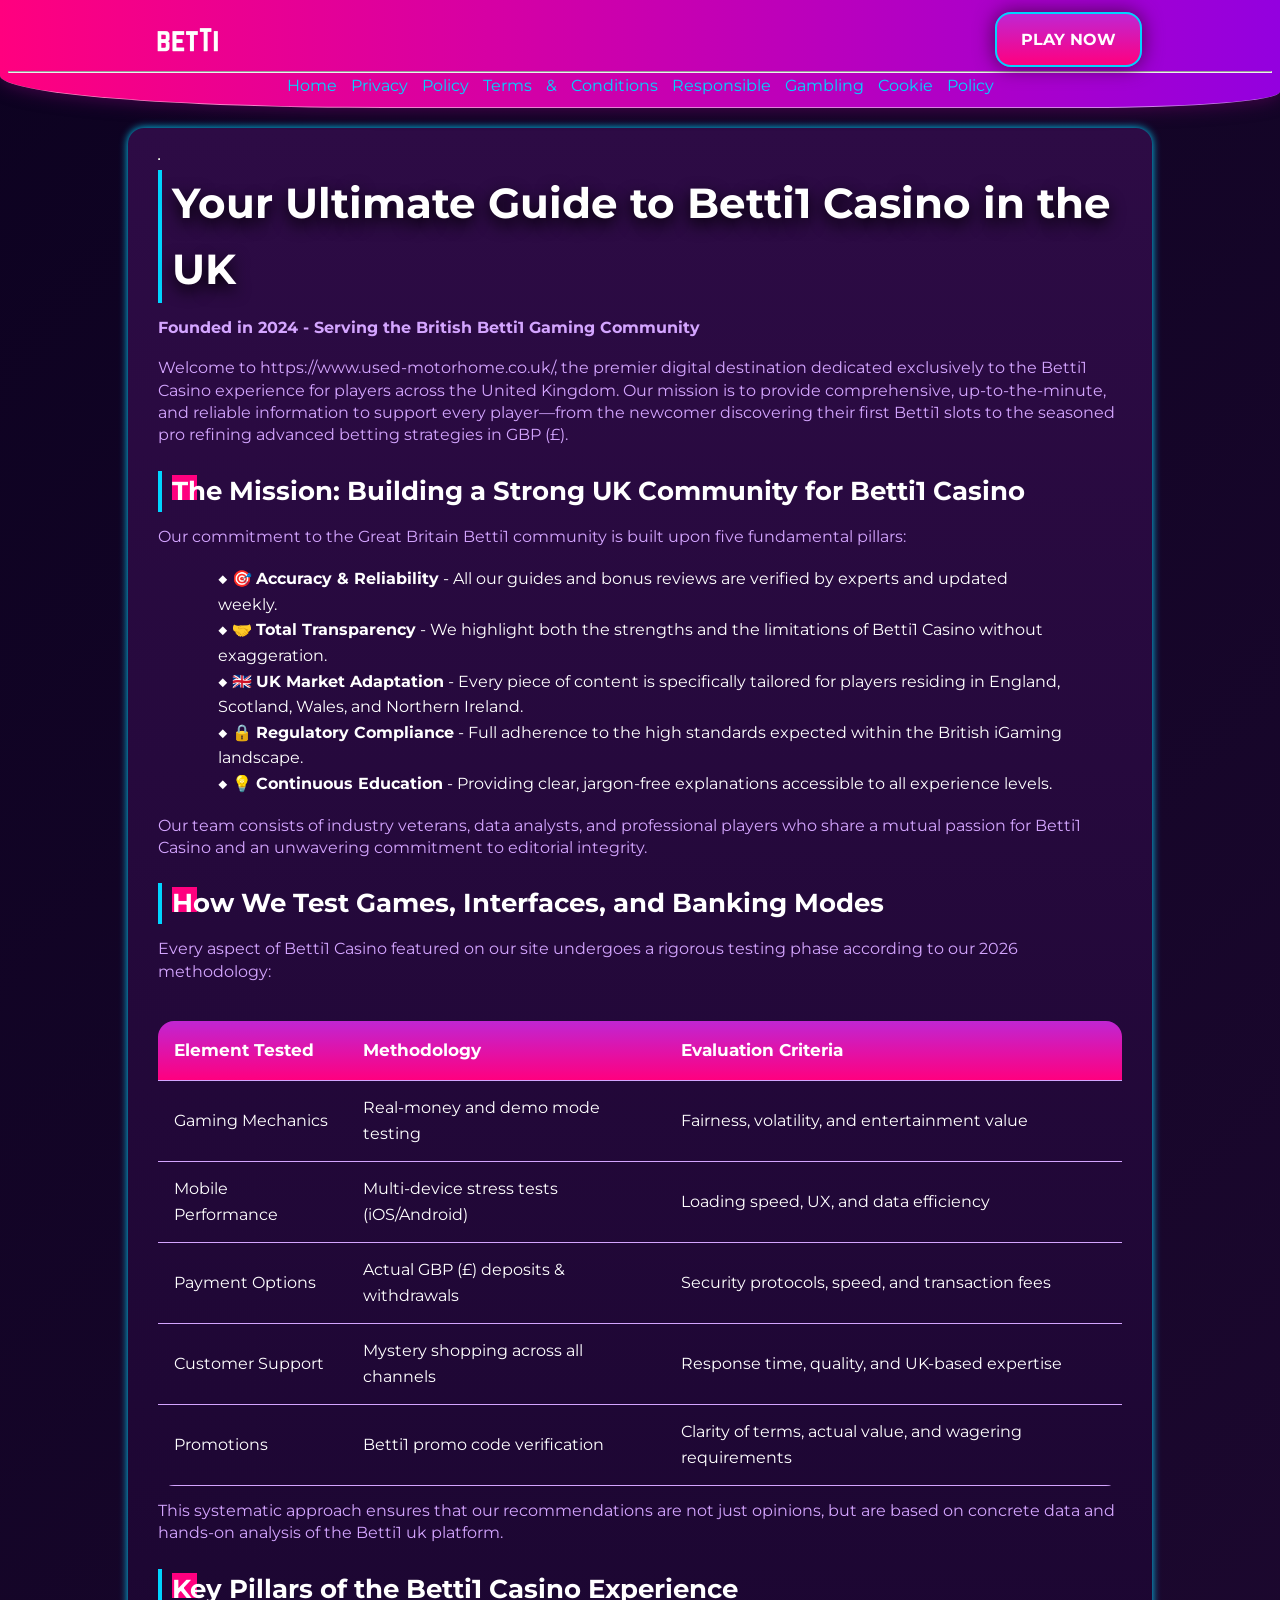
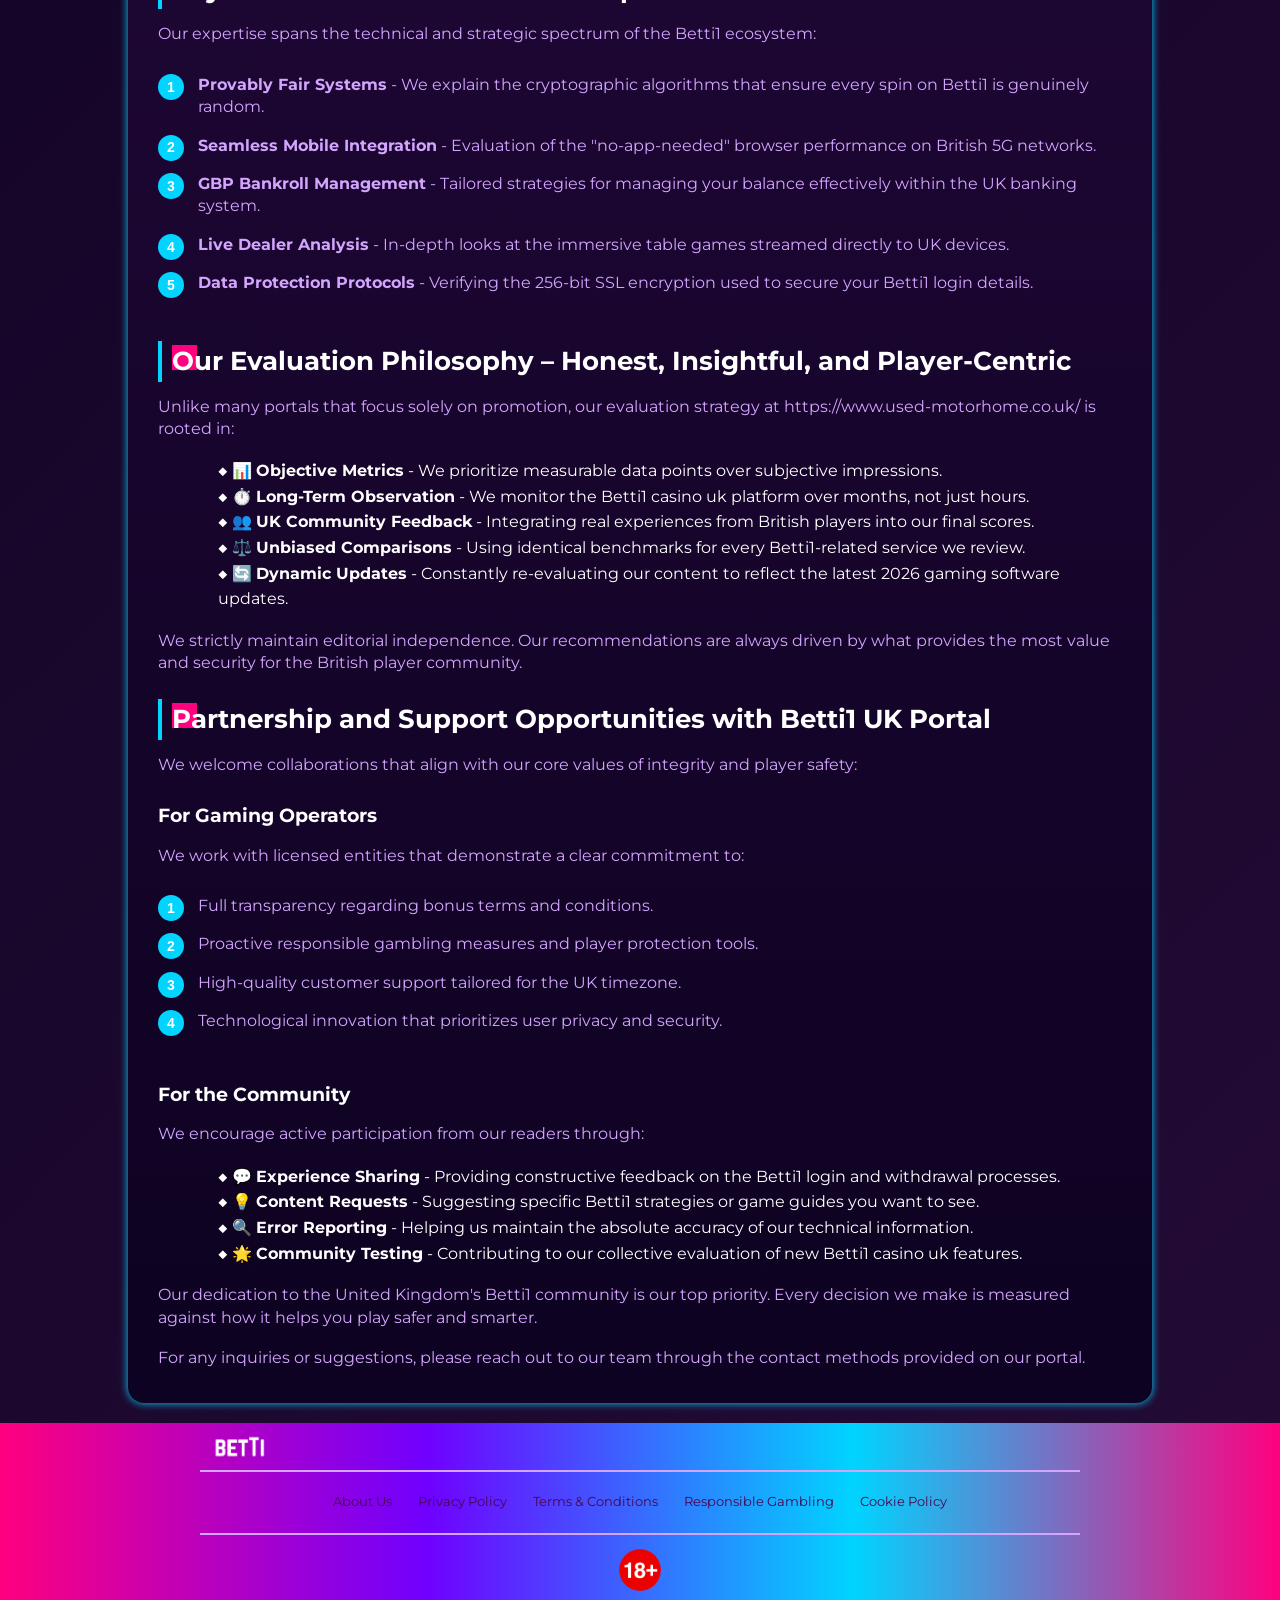
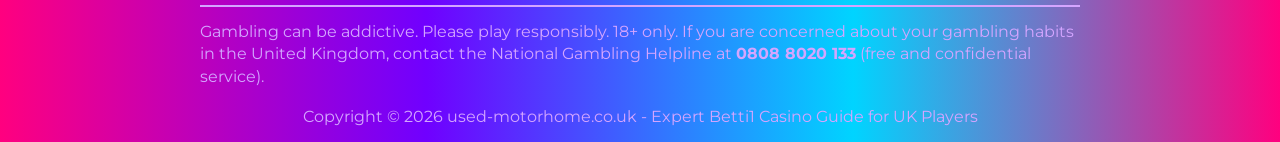
<file: about-us/index.html>
<!DOCTYPE html>

<html lang="en">

<head>
    <meta charset="UTF-8">
    <meta name="viewport" content="width=device-width, initial-scale=1.0">
    <link rel="stylesheet" href="/style.css">
    <link rel="shortcut icon" href="/favicon.ico" type="image/x-icon">
    <title>About Us | The Leading Portal for Betti1 Casino in the UK</title>
    <meta name="description"
        content="Discover everything about Betti1 Casino UK on our portal. We provide expert tips, guides, strategies, and the latest updates for players across Great Britain.">
    <meta name="googlebot" content="index,follow,noarchive">


    <link rel="canonical" href="https://www.used-motorhome.co.uk/about-us/">

    <meta property="og:type" content="website" />
    <meta property="og:title" content="About Us - Betti1 Casino UK Portal" />
    <meta property="og:description"
        content="Learn about the mission and values of https://www.used-motorhome.co.uk/ - your ultimate resource for Betti1 Casino in the United Kingdom." />
    <meta property="og:url" content="https://www.used-motorhome.co.uk/about-us/" />
    <meta property="og:site_name" content="Betti1 Casino UK" />
    <meta property="og:locale" content="en_GB" />

    <meta name="twitter:card" content="summary" />
    <meta name="twitter:title" content="About Us - Betti1 Casino UK Portal" />
    <meta name="twitter:description"
        content="Learn about the mission and values of https://www.used-motorhome.co.uk/ - your ultimate resource for Betti1 Casino in the United Kingdom." />

    <script type="application/ld+json">
    {
        "@context": "https://schema.org",
        "@type": "WebPage",
        "name": "About Us - Betti1 Casino UK",
        "description": "Introduction to https://www.used-motorhome.co.uk/ - the leading independent portal for Betti1 Casino in the United Kingdom",
        "url": "https://www.used-motorhome.co.uk/about-us/",
        "datePublished": "2026-01-15",
        "dateModified": "2026-01-15",
        "publisher": {
            "@type": "Organization",
            "name": "Betti1 Casino UK Portal",
            "logo": {
                "@type": "ImageObject",
                "url": "https://www.used-motorhome.co.uk/img/logo.webp"
            }
        }
    }
</script>
</head>

<body>
    <header>
        <div class="logo-container">
            <a href="/">
                <img src="/img/logo.webp" alt="Betti1 Casino UK Logo" width="100" height="80">
            </a>
            <a href="/play/" class="btn" rel="nofollow" content="noindex">PLAY NOW</a>


        </div>
        <hr>
        <nav class="navigation-list">
            <a href="/">Home</a>
            <a href="/privacy-policy/">Privacy Policy</a>
            <a href="/terms-and-conditions/">Terms & Conditions</a>
            <a href="/responsible-gambling/">Responsible Gambling</a>
            <a href="/cookie-policy/">Cookie Policy</a>
        </nav>
    </header>

    <main>
        <div class="container-long">
            <hr class="title-line">
            <h1>Your Ultimate Guide to Betti1 Casino in the UK</h1>


            <p><strong>Founded in 2024 - Serving the British Betti1 Gaming Community</strong></p>

            <p>Welcome to https://www.used-motorhome.co.uk/, the premier digital destination dedicated exclusively to
                the Betti1 Casino experience for players across the United Kingdom. Our mission is to provide
                comprehensive, up-to-the-minute, and reliable information to support every player—from the newcomer
                discovering their first Betti1 slots to the seasoned pro refining advanced betting strategies in GBP
                (£).</p>

            <h2>The Mission: Building a Strong UK Community for Betti1 Casino</h2>
            <p>Our commitment to the Great Britain Betti1 community is built upon five fundamental pillars:</p>
            <ul>
                <li>🎯 <strong>Accuracy & Reliability</strong> - All our guides and bonus reviews are verified by
                    experts and updated weekly.</li>
                <li>🤝 <strong>Total Transparency</strong> - We highlight both the strengths and the limitations of
                    Betti1 Casino without exaggeration.</li>
                <li>🇬🇧 <strong>UK Market Adaptation</strong> - Every piece of content is specifically tailored for
                    players residing in England, Scotland, Wales, and Northern Ireland.</li>
                <li>🔒 <strong>Regulatory Compliance</strong> - Full adherence to the high standards expected within the
                    British iGaming landscape.</li>
                <li>💡 <strong>Continuous Education</strong> - Providing clear, jargon-free explanations accessible to
                    all experience levels.</li>
            </ul>

            <p>Our team consists of industry veterans, data analysts, and professional players who share a mutual
                passion for Betti1 Casino and an unwavering commitment to editorial integrity.</p>

            <h2>How We Test Games, Interfaces, and Banking Modes</h2>
            <p>Every aspect of Betti1 Casino featured on our site undergoes a rigorous testing phase according to our
                2026 methodology:</p>

            <div class="table-wrapper">
                <table>
                    <tr>
                        <th>Element Tested</th>
                        <th>Methodology</th>
                        <th>Evaluation Criteria</th>
                    </tr>
                    <tr>
                        <td>Gaming Mechanics</td>
                        <td>Real-money and demo mode testing</td>
                        <td>Fairness, volatility, and entertainment value</td>
                    </tr>
                    <tr>
                        <td>Mobile Performance</td>
                        <td>Multi-device stress tests (iOS/Android)</td>
                        <td>Loading speed, UX, and data efficiency</td>
                    </tr>
                    <tr>
                        <td>Payment Options</td>
                        <td>Actual GBP (£) deposits & withdrawals</td>
                        <td>Security protocols, speed, and transaction fees</td>
                    </tr>
                    <tr>
                        <td>Customer Support</td>
                        <td>Mystery shopping across all channels</td>
                        <td>Response time, quality, and UK-based expertise</td>
                    </tr>
                    <tr>
                        <td>Promotions</td>
                        <td>Betti1 promo code verification</td>
                        <td>Clarity of terms, actual value, and wagering requirements</td>
                    </tr>
                </table>
            </div>

            <p>This systematic approach ensures that our recommendations are not just opinions, but are based on
                concrete data and hands-on analysis of the Betti1 uk platform.</p>

            <h2>Key Pillars of the Betti1 Casino Experience</h2>
            <p>Our expertise spans the technical and strategic spectrum of the Betti1 ecosystem:</p>
            <ol class="pink-circle-list">
                <li>
                    <p><strong>Provably Fair Systems</strong> - We explain the cryptographic algorithms that ensure
                        every spin on Betti1 is genuinely random.</p>
                </li>
                <li>
                    <p><strong>Seamless Mobile Integration</strong> - Evaluation of the "no-app-needed" browser
                        performance on British 5G networks.</p>
                </li>
                <li>
                    <p><strong>GBP Bankroll Management</strong> - Tailored strategies for managing your balance
                        effectively within the UK banking system.</p>
                </li>
                <li>
                    <p><strong>Live Dealer Analysis</strong> - In-depth looks at the immersive table games streamed
                        directly to UK devices.</p>
                </li>
                <li>
                    <p><strong>Data Protection Protocols</strong> - Verifying the 256-bit SSL encryption used to secure
                        your Betti1 login details.</p>
                </li>
            </ol>

            <h2>Our Evaluation Philosophy – Honest, Insightful, and Player-Centric</h2>
            <p>Unlike many portals that focus solely on promotion, our evaluation strategy at
                https://www.used-motorhome.co.uk/ is rooted in:</p>
            <ul>
                <li>📊 <strong>Objective Metrics</strong> - We prioritize measurable data points over subjective
                    impressions.</li>
                <li>⏱️ <strong>Long-Term Observation</strong> - We monitor the Betti1 casino uk platform over months,
                    not just hours.</li>
                <li>👥 <strong>UK Community Feedback</strong> - Integrating real experiences from British players into
                    our final scores.</li>
                <li>⚖️ <strong>Unbiased Comparisons</strong> - Using identical benchmarks for every Betti1-related
                    service we review.</li>
                <li>🔄 <strong>Dynamic Updates</strong> - Constantly re-evaluating our content to reflect the latest
                    2026 gaming software updates.</li>
            </ul>

            <p>We strictly maintain editorial independence. Our recommendations are always driven by what provides the
                most value and security for the British player community.</p>

            <h2>Partnership and Support Opportunities with Betti1 UK Portal</h2>
            <p>We welcome collaborations that align with our core values of integrity and player safety:</p>

            <h3>For Gaming Operators</h3>
            <p>We work with licensed entities that demonstrate a clear commitment to:</p>
            <ol class="pink-circle-list">
                <li>
                    <p>Full transparency regarding bonus terms and conditions.</p>
                </li>
                <li>
                    <p>Proactive responsible gambling measures and player protection tools.</p>
                </li>
                <li>
                    <p>High-quality customer support tailored for the UK timezone.</p>
                </li>
                <li>
                    <p>Technological innovation that prioritizes user privacy and security.</p>
                </li>
            </ol>

            <h3>For the Community</h3>
            <p>We encourage active participation from our readers through:</p>
            <ul>
                <li>💬 <strong>Experience Sharing</strong> - Providing constructive feedback on the Betti1 login and
                    withdrawal processes.</li>
                <li>💡 <strong>Content Requests</strong> - Suggesting specific Betti1 strategies or game guides you want
                    to see.</li>
                <li>🔍 <strong>Error Reporting</strong> - Helping us maintain the absolute accuracy of our technical
                    information.</li>
                <li>🌟 <strong>Community Testing</strong> - Contributing to our collective evaluation of new Betti1
                    casino uk features.</li>
            </ul>

            <p>Our dedication to the United Kingdom's Betti1 community is our top priority. Every decision we make is
                measured against how it helps you play safer and smarter.</p>

            <p>For any inquiries or suggestions, please reach out to our team through the contact methods provided on
                our portal.</p>
        </div>
    </main>

    <footer>
        <a href="/">
            <img src="/img/logo.webp" alt="Betti1 Casino UK" width="80" height="80">
        </a>
        <hr class="faq-hr">
        <div class="flex-wrapper">
            <a href="/about-us/">About Us</a>
            <a href="/privacy-policy/">Privacy Policy</a>
            <a href="/terms-and-conditions/">Terms & Conditions</a>
            <a href="/responsible-gambling/">Responsible Gambling</a>
            <a href="/cookie-policy/">Cookie Policy</a>
        </div>
        <hr class="faq-hr">
        <img src="/img/18-icon.webp" alt="18+ Icon" width="50" height="50">
        <hr class="faq-hr">
        <p>
            Gambling can be addictive. Please play responsibly. 18+ only. If you are concerned about your gambling
            habits in the United Kingdom, contact the National Gambling Helpline at <strong>0808 8020 133</strong> (free
            and confidential service).
        </p>
        <p>
            Copyright © 2026 used-motorhome.co.uk - Expert Betti1 Casino Guide for UK Players
        </p>
    </footer>
</body>

</html>
</file>
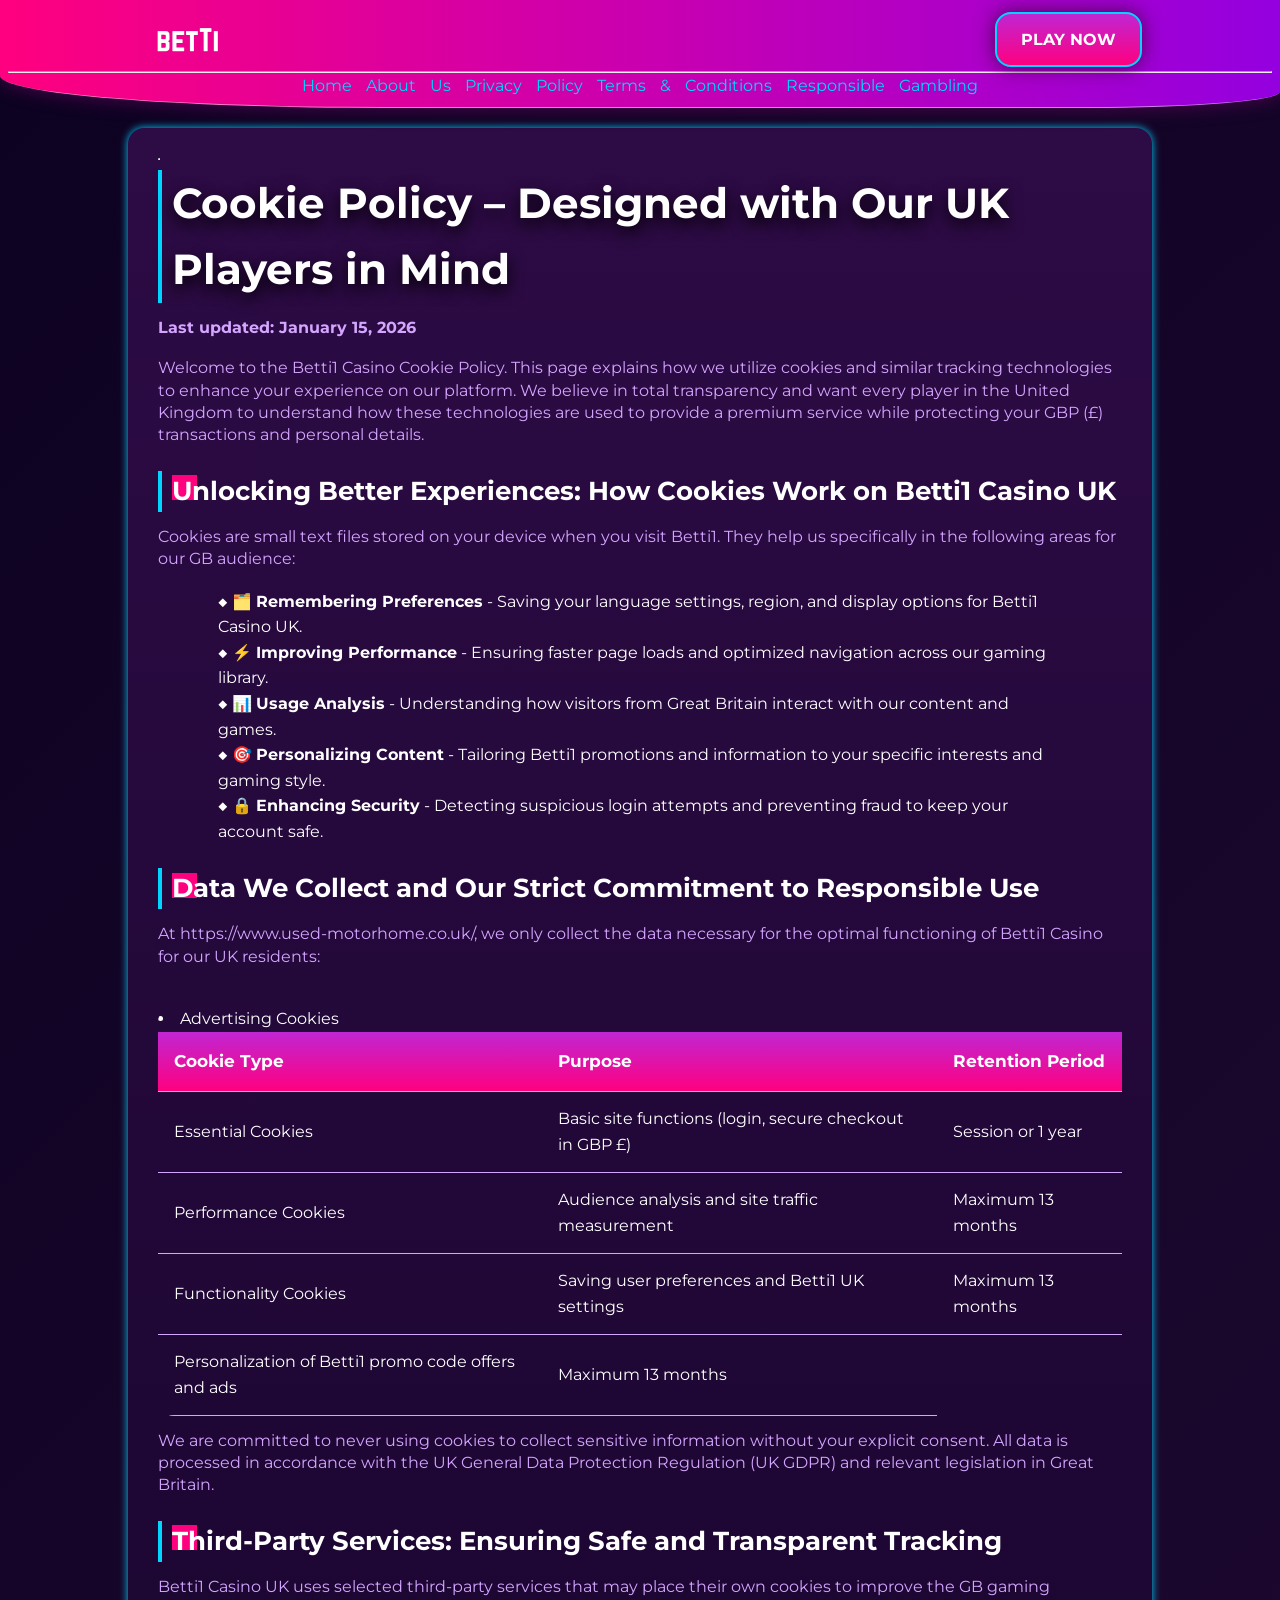
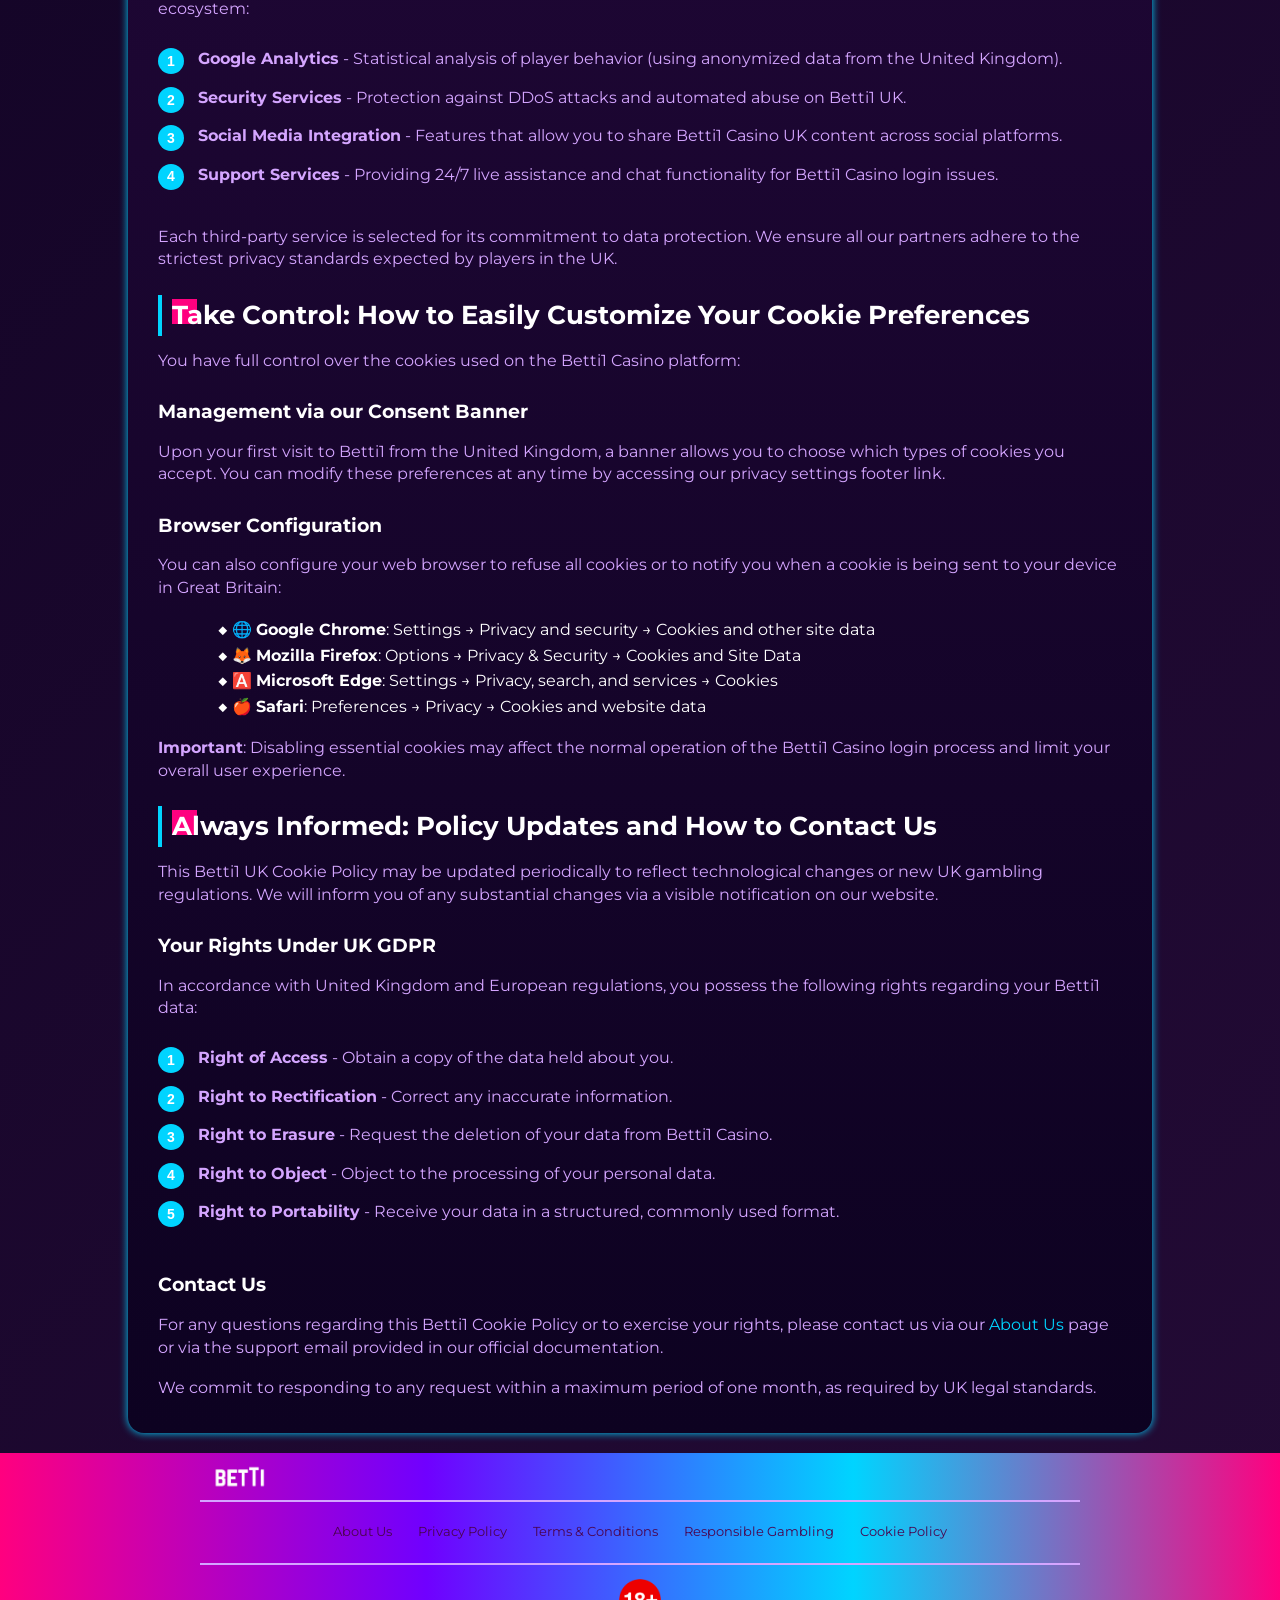
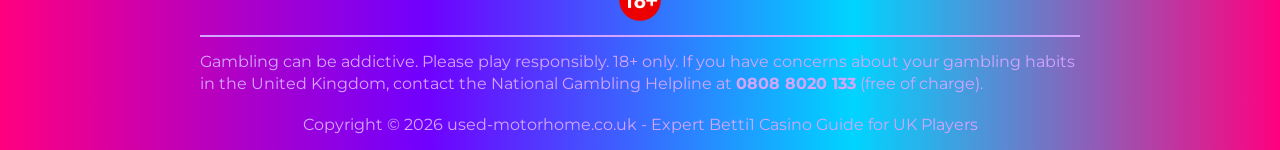
<file: cookie-policy/index.html>
<!DOCTYPE html>

<html lang="en">

<head>
    <meta charset="UTF-8">
    <meta name="viewport" content="width=device-width, initial-scale=1.0">
    <link rel="stylesheet" href="/style.css">
    <link rel="shortcut icon" href="/favicon.ico" type="image/x-icon">
    <title>Betti1 Casino UK Cookie Policy – Your Privacy is Our Top Priority</title>
    <meta name="description"
        content="At https://www.used-motorhome.co.uk/, we are committed to protecting your data. Discover how cookies enhance your Betti1 Casino experience while ensuring security and transparency.">
    <meta name="googlebot" content="index,follow,noarchive">


    <link rel="canonical" href="https://www.used-motorhome.co.uk/cookie-policy/">

    <meta property="og:type" content="website" />
    <meta property="og:title" content="Cookie Policy - Betti1 Casino UK" />
    <meta property="og:description"
        content="How https://www.used-motorhome.co.uk/ uses cookies to improve your user experience with full transparency for UK players." />
    <meta property="og:url" content="https://www.used-motorhome.co.uk/cookie-policy/" />
    <meta property="og:site_name" content="Betti1 Casino UK" />
    <meta property="og:locale" content="en_GB" />

    <meta name="twitter:card" content="summary" />
    <meta name="twitter:title" content="Cookie Policy - Betti1 Casino UK" />
    <meta name="twitter:description"
        content="How https://www.used-motorhome.co.uk/ uses cookies to improve your user experience with full transparency for UK players." />

    <script type="application/ld+json">
    {
        "@context": "https://schema.org",
        "@type": "WebPage",
        "name": "Cookie Policy - Betti1 Casino UK",
        "description": "Cookie usage policy on https://www.used-motorhome.co.uk/ for Betti1 Casino players.",
        "url": "https://www.used-motorhome.co.uk/cookie-policy/",
        "datePublished": "2026-01-15",
        "dateModified": "2026-01-15",
        "publisher": {
            "@type": "Organization",
            "name": "Betti1 Casino UK",
            "logo": {
                "@type": "ImageObject",
                "url": "https://www.used-motorhome.co.uk/img/logo.webp"
            }
        }
    }
</script>
</head>

<body>
    <header>
        <div class="logo-container">
            <a href="/">
                <img src="/img/logo.webp" alt="Betti1 Casino UK Logo" width="100" height="80">
            </a>
            <a href="/play/" class="btn" rel="nofollow" content="noindex">PLAY NOW</a>


        </div>
        <hr>
        <nav class="navigation-list">
            <a href="/">Home</a>
            <a href="/about-us/">About Us</a>
            <a href="/privacy-policy/">Privacy Policy</a>
            <a href="/terms-and-conditions/">Terms & Conditions</a>
            <a href="/responsible-gambling/">Responsible Gambling</a>
        </nav>
    </header>

    <main>
        <div class="container-long">
            <hr class="title-line">
            <h1>Cookie Policy – Designed with Our UK Players in Mind</h1>


            <p><strong>Last updated: January 15, 2026</strong></p>

            <p>Welcome to the Betti1 Casino Cookie Policy. This page explains how we utilize cookies and similar
                tracking technologies to enhance your experience on our platform. We believe in total transparency and
                want every player in the United Kingdom to understand how these technologies are used to provide a
                premium service while protecting your GBP (£) transactions and personal details.</p>

            <h2>Unlocking Better Experiences: How Cookies Work on Betti1 Casino UK</h2>
            <p>Cookies are small text files stored on your device when you visit Betti1. They help us specifically in
                the following areas for our GB audience:</p>
            <ul>
                <li>🗂️ <strong>Remembering Preferences</strong> - Saving your language settings, region, and display
                    options for Betti1 Casino UK.</li>
                <li>⚡ <strong>Improving Performance</strong> - Ensuring faster page loads and optimized navigation
                    across our gaming library.</li>
                <li>📊 <strong>Usage Analysis</strong> - Understanding how visitors from Great Britain interact with our
                    content and games.</li>
                <li>🎯 <strong>Personalizing Content</strong> - Tailoring Betti1 promotions and information to your
                    specific interests and gaming style.</li>
                <li>🔒 <strong>Enhancing Security</strong> - Detecting suspicious login attempts and preventing fraud to
                    keep your account safe.</li>
            </ul>

            <h2>Data We Collect and Our Strict Commitment to Responsible Use</h2>
            <p>At https://www.used-motorhome.co.uk/, we only collect the data necessary for the optimal functioning of
                Betti1 Casino for our UK residents:</p>

            <div class="table-wrapper">
                <table>
                    <tr>
                        <th>Cookie Type</th>
                        <th>Purpose</th>
                        <th>Retention Period</th>
                    </tr>
                    <tr>
                        <td>Essential Cookies</td>
                        <td>Basic site functions (login, secure checkout in GBP £)</td>
                        <td>Session or 1 year</td>
                    </tr>
                    <tr>
                        <td>Performance Cookies</td>
                        <td>Audience analysis and site traffic measurement</td>
                        <td>Maximum 13 months</td>
                    </tr>
                    <tr>
                        <td>Functionality Cookies</td>
                        <td>Saving user preferences and Betti1 UK settings</td>
                        <td>Maximum 13 months</td>
                    </tr>
                    <li>Advertising Cookies</td>
                        <td>Personalization of Betti1 promo code offers and ads</td>
                        <td>Maximum 13 months</td>
                        </tr>
                </table>
            </div>

            <p>We are committed to never using cookies to collect sensitive information without your explicit consent.
                All data is processed in accordance with the UK General Data Protection Regulation (UK GDPR) and
                relevant legislation in Great Britain.</p>

            <h2>Third-Party Services: Ensuring Safe and Transparent Tracking</h2>
            <p>Betti1 Casino UK uses selected third-party services that may place their own cookies to improve the GB
                gaming ecosystem:</p>
            <ol class="pink-circle-list">
                <li>
                    <p><strong>Google Analytics</strong> - Statistical analysis of player behavior (using anonymized
                        data from the United Kingdom).</p>
                </li>
                <li>
                    <p><strong>Security Services</strong> - Protection against DDoS attacks and automated abuse on
                        Betti1 UK.</p>
                </li>
                <li>
                    <p><strong>Social Media Integration</strong> - Features that allow you to share Betti1 Casino UK
                        content across social platforms.</p>
                </li>
                <li>
                    <p><strong>Support Services</strong> - Providing 24/7 live assistance and chat functionality for
                        Betti1 Casino login issues.</p>
                </li>
            </ol>

            <p>Each third-party service is selected for its commitment to data protection. We ensure all our partners
                adhere to the strictest privacy standards expected by players in the UK.</p>

            <h2>Take Control: How to Easily Customize Your Cookie Preferences</h2>
            <p>You have full control over the cookies used on the Betti1 Casino platform:</p>

            <h3>Management via our Consent Banner</h3>
            <p>Upon your first visit to Betti1 from the United Kingdom, a banner allows you to choose which types of
                cookies you accept. You can modify these preferences at any time by accessing our privacy settings
                footer link.</p>

            <h3>Browser Configuration</h3>
            <p>You can also configure your web browser to refuse all cookies or to notify you when a cookie is being
                sent to your device in Great Britain:</p>
            <ul>
                <li>🌐 <strong>Google Chrome</strong>: Settings → Privacy and security → Cookies and other site data
                </li>
                <li>🦊 <strong>Mozilla Firefox</strong>: Options → Privacy & Security → Cookies and Site Data</li>
                <li>🅰️ <strong>Microsoft Edge</strong>: Settings → Privacy, search, and services → Cookies</li>
                <li>🍎 <strong>Safari</strong>: Preferences → Privacy → Cookies and website data</li>
            </ul>

            <p><strong>Important</strong>: Disabling essential cookies may affect the normal operation of the Betti1
                Casino login process and limit your overall user experience.</p>

            <h2>Always Informed: Policy Updates and How to Contact Us</h2>
            <p>This Betti1 UK Cookie Policy may be updated periodically to reflect technological changes or new UK
                gambling regulations. We will inform you of any substantial changes via a visible notification on our
                website.</p>

            <h3>Your Rights Under UK GDPR</h3>
            <p>In accordance with United Kingdom and European regulations, you possess the following rights regarding
                your Betti1 data:</p>
            <ol class="pink-circle-list">
                <li>
                    <p><strong>Right of Access</strong> - Obtain a copy of the data held about you.</p>
                </li>
                <li>
                    <p><strong>Right to Rectification</strong> - Correct any inaccurate information.</p>
                </li>
                <li>
                    <p><strong>Right to Erasure</strong> - Request the deletion of your data from Betti1 Casino.</p>
                </li>
                <li>
                    <p><strong>Right to Object</strong> - Object to the processing of your personal data.</p>
                </li>
                <li>
                    <p><strong>Right to Portability</strong> - Receive your data in a structured, commonly used format.
                    </p>
                </li>
            </ol>

            <h3>Contact Us</h3>
            <p>For any questions regarding this Betti1 Cookie Policy or to exercise your rights, please contact us via
                our <a href="/about-us/">About Us</a> page or via the support email provided in our official
                documentation.</p>

            <p>We commit to responding to any request within a maximum period of one month, as required by UK legal
                standards.</p>
        </div>
    </main>

    <footer>
        <a href="/">
            <img src="/img/logo.webp" alt="Betti1 Casino UK" width="80" height="80">
        </a>
        <hr class="faq-hr">
        <div class="flex-wrapper">
            <a href="/about-us/">About Us</a>
            <a href="/privacy-policy/">Privacy Policy</a>
            <a href="/terms-and-conditions/">Terms & Conditions</a>
            <a href="/responsible-gambling/">Responsible Gambling</a>
            <a href="/cookie-policy/">Cookie Policy</a>
        </div>
        <hr class="faq-hr">
        <img src="/img/18-icon.webp" alt="18+ Icon" width="50" height="50">
        <hr class="faq-hr">
        <p>
            Gambling can be addictive. Please play responsibly. 18+ only. If you have concerns about your gambling
            habits in the United Kingdom, contact the National Gambling Helpline at <strong>0808 8020 133</strong> (free
            of charge).
        </p>
        <p>
            Copyright © 2026 used-motorhome.co.uk - Expert Betti1 Casino Guide for UK Players
        </p>
    </footer>
</body>

</html>
</file>
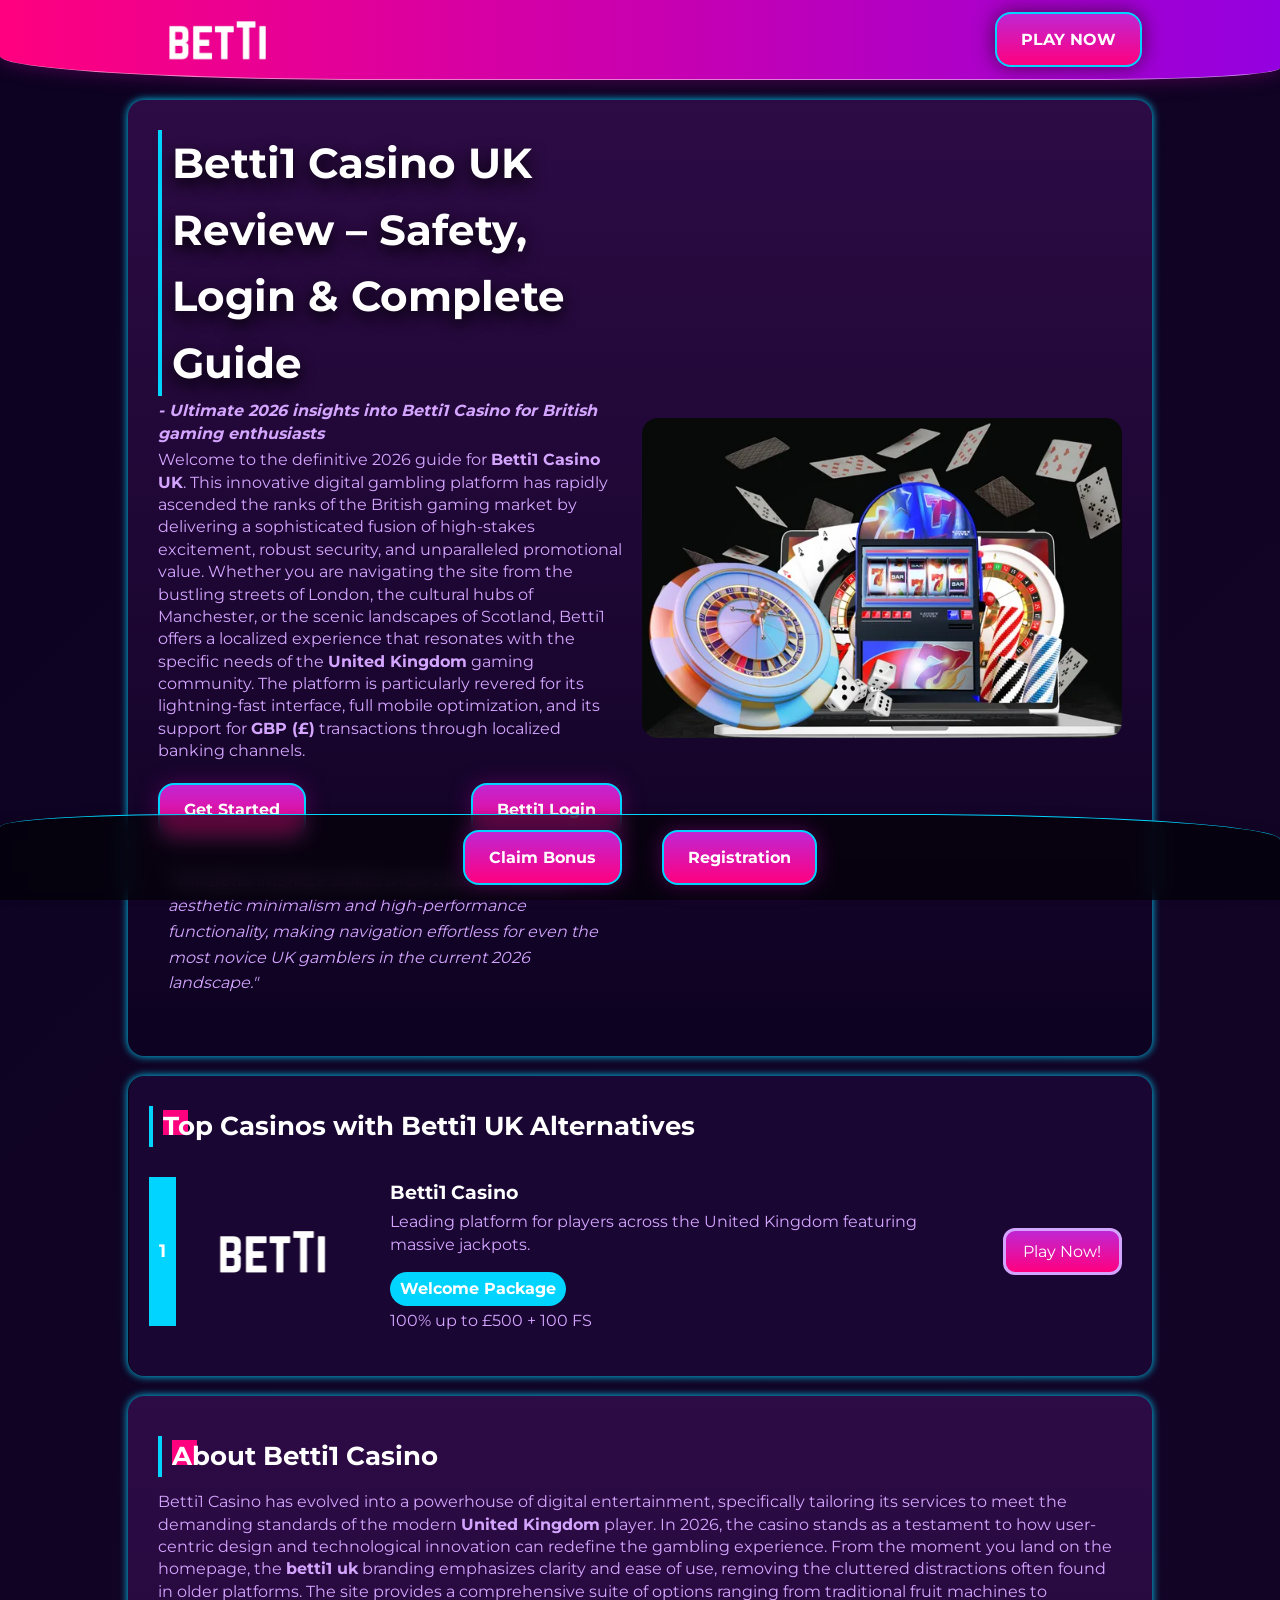
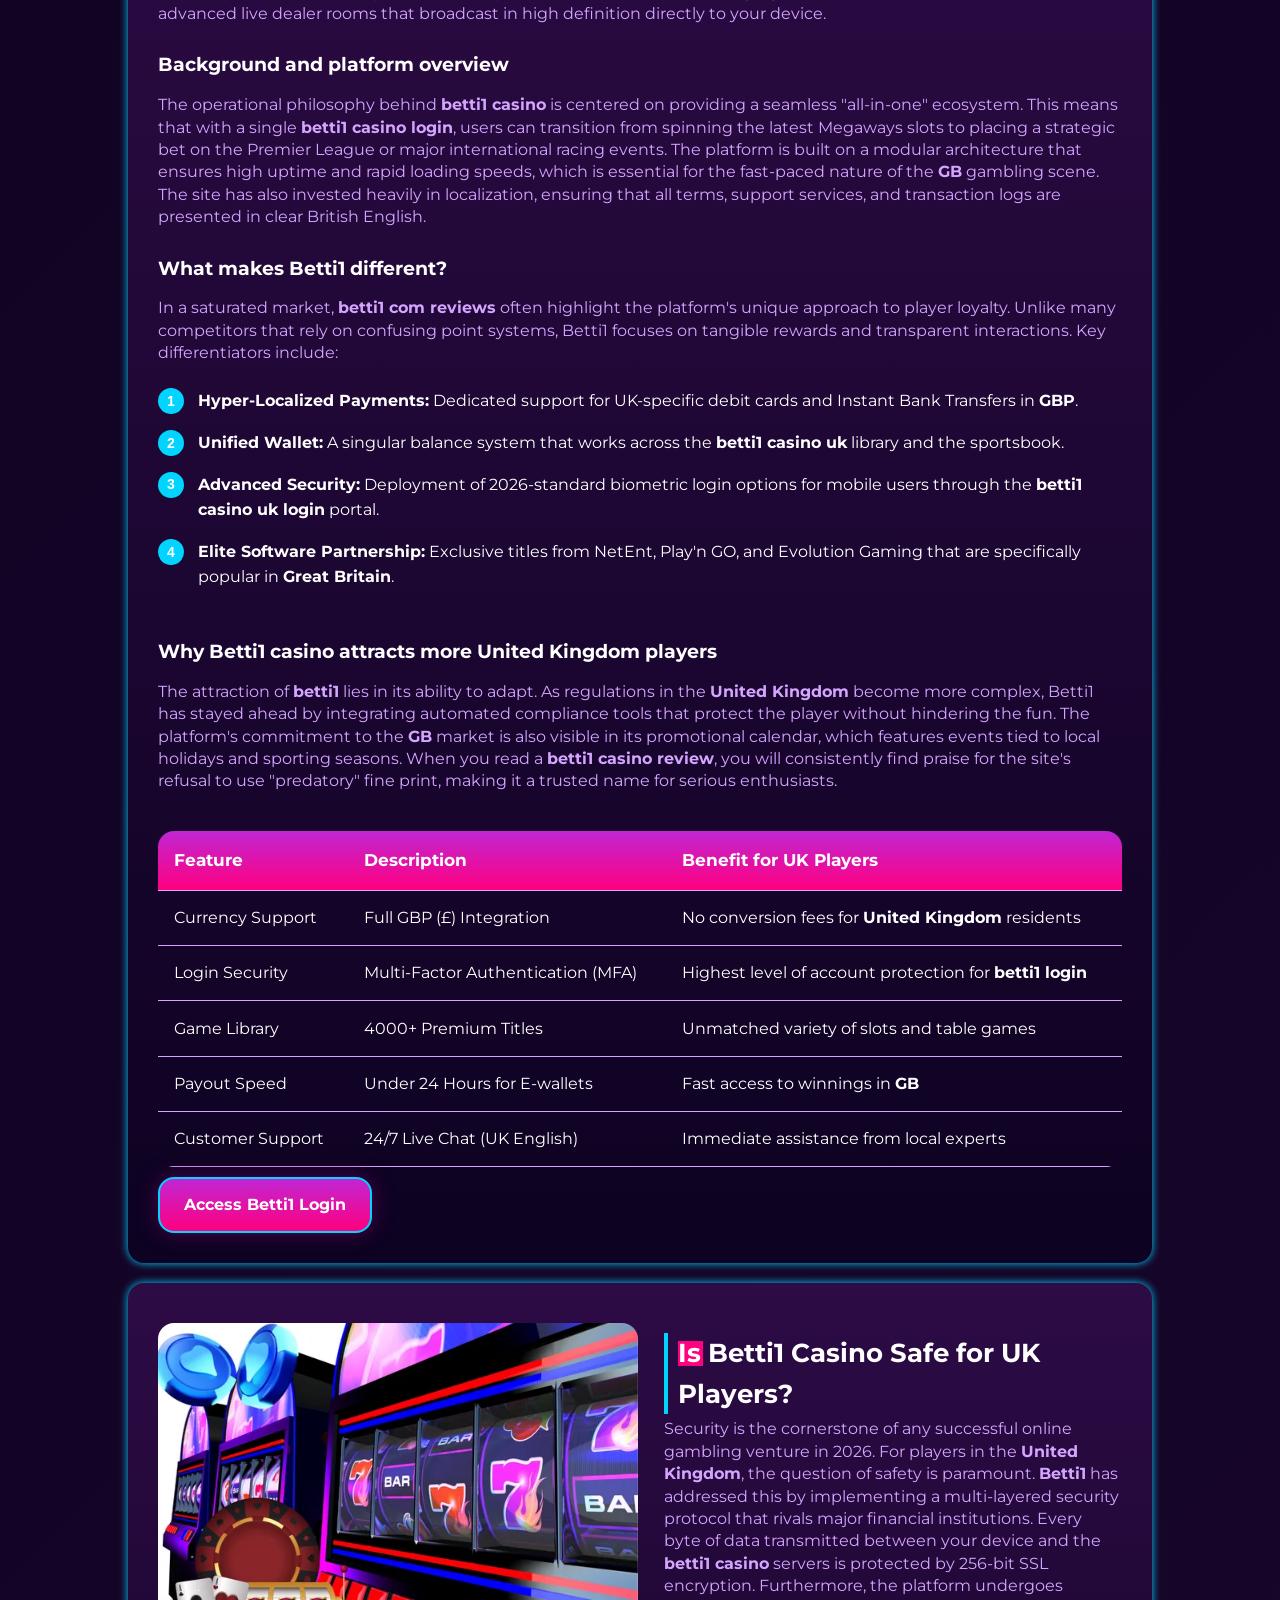
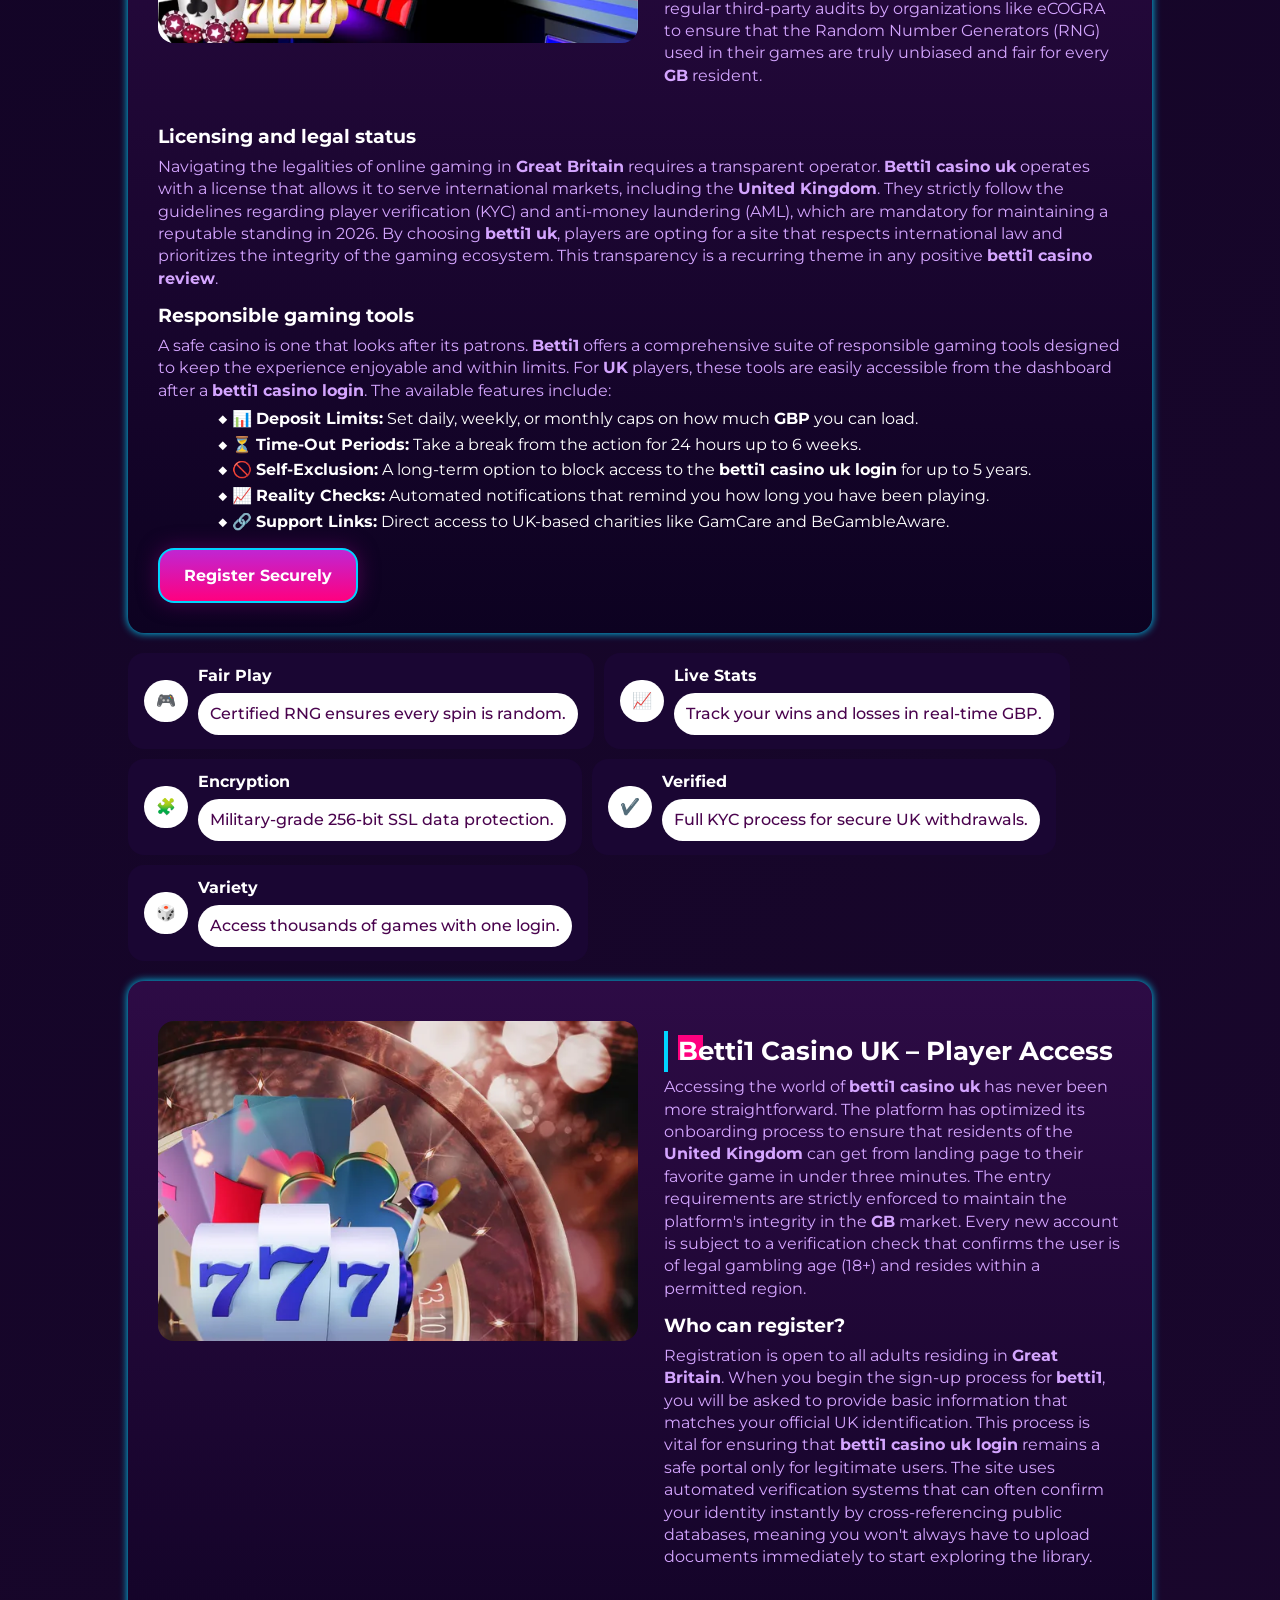
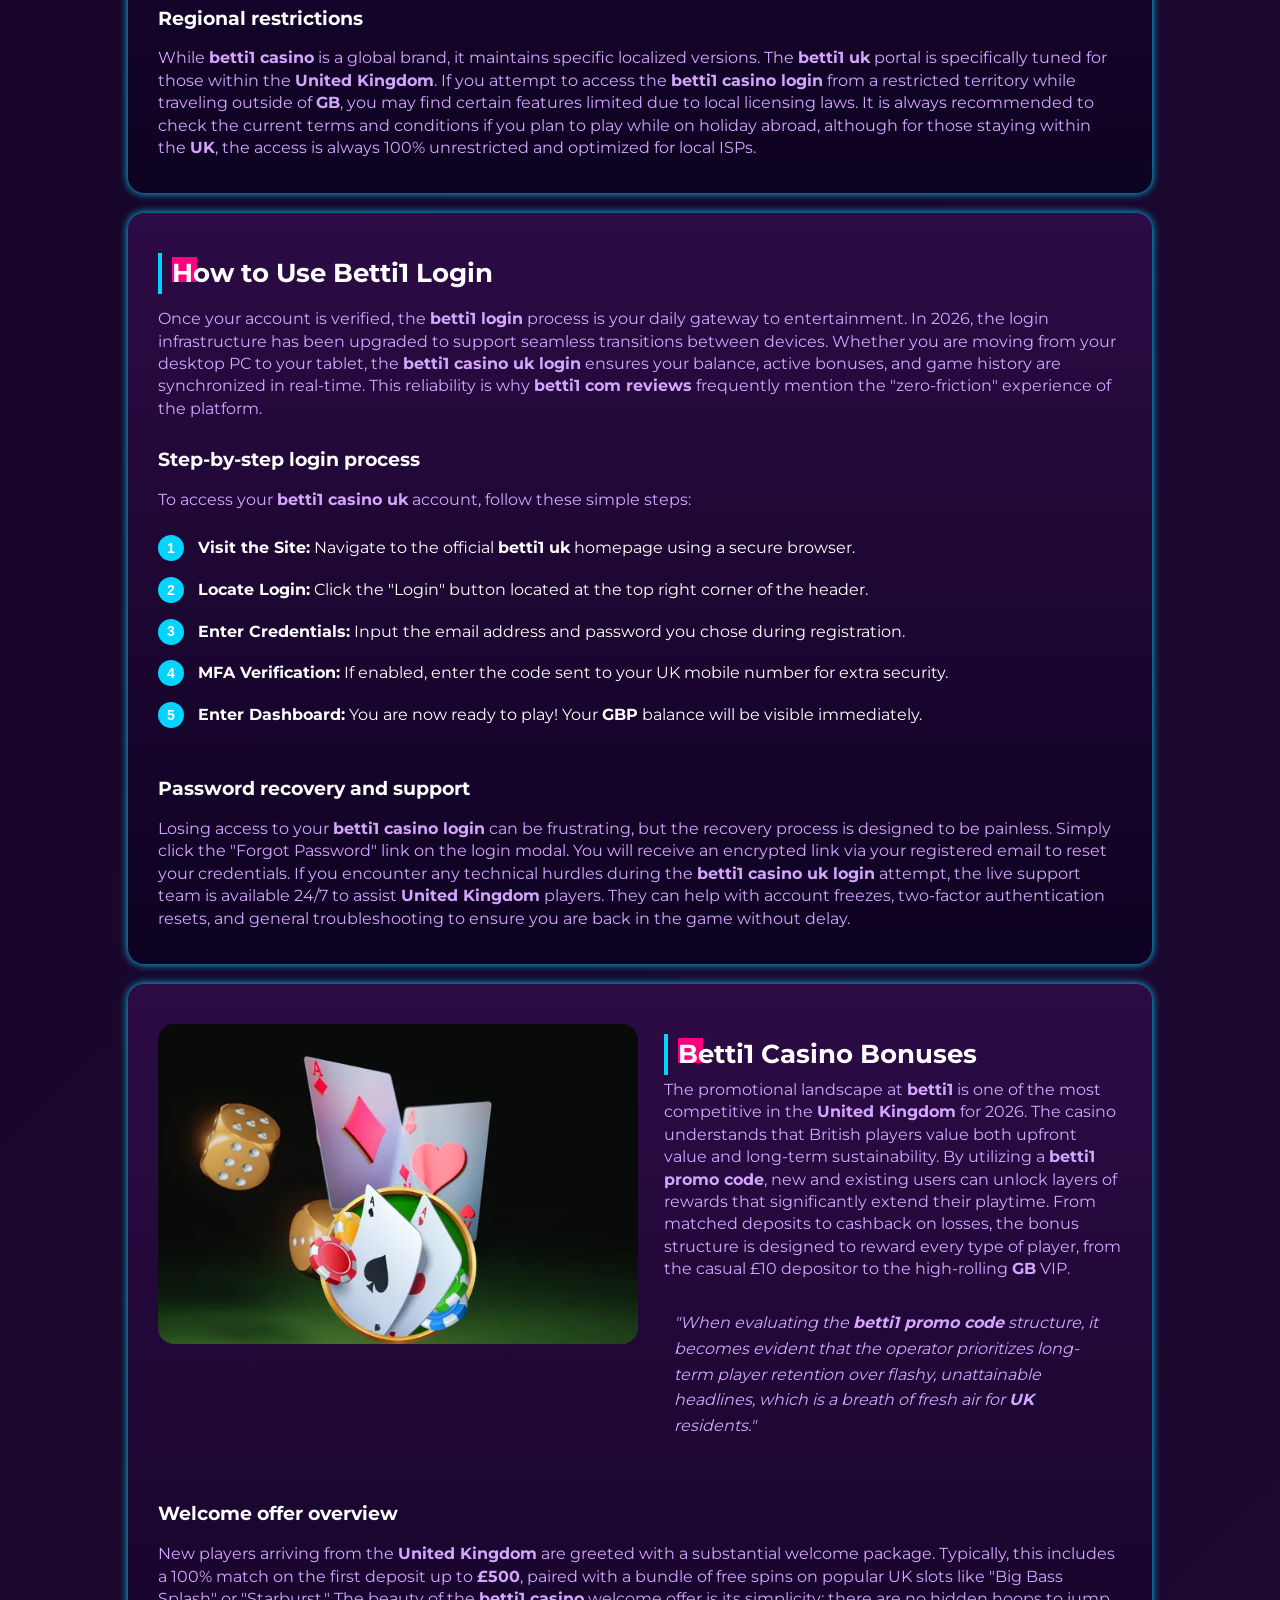
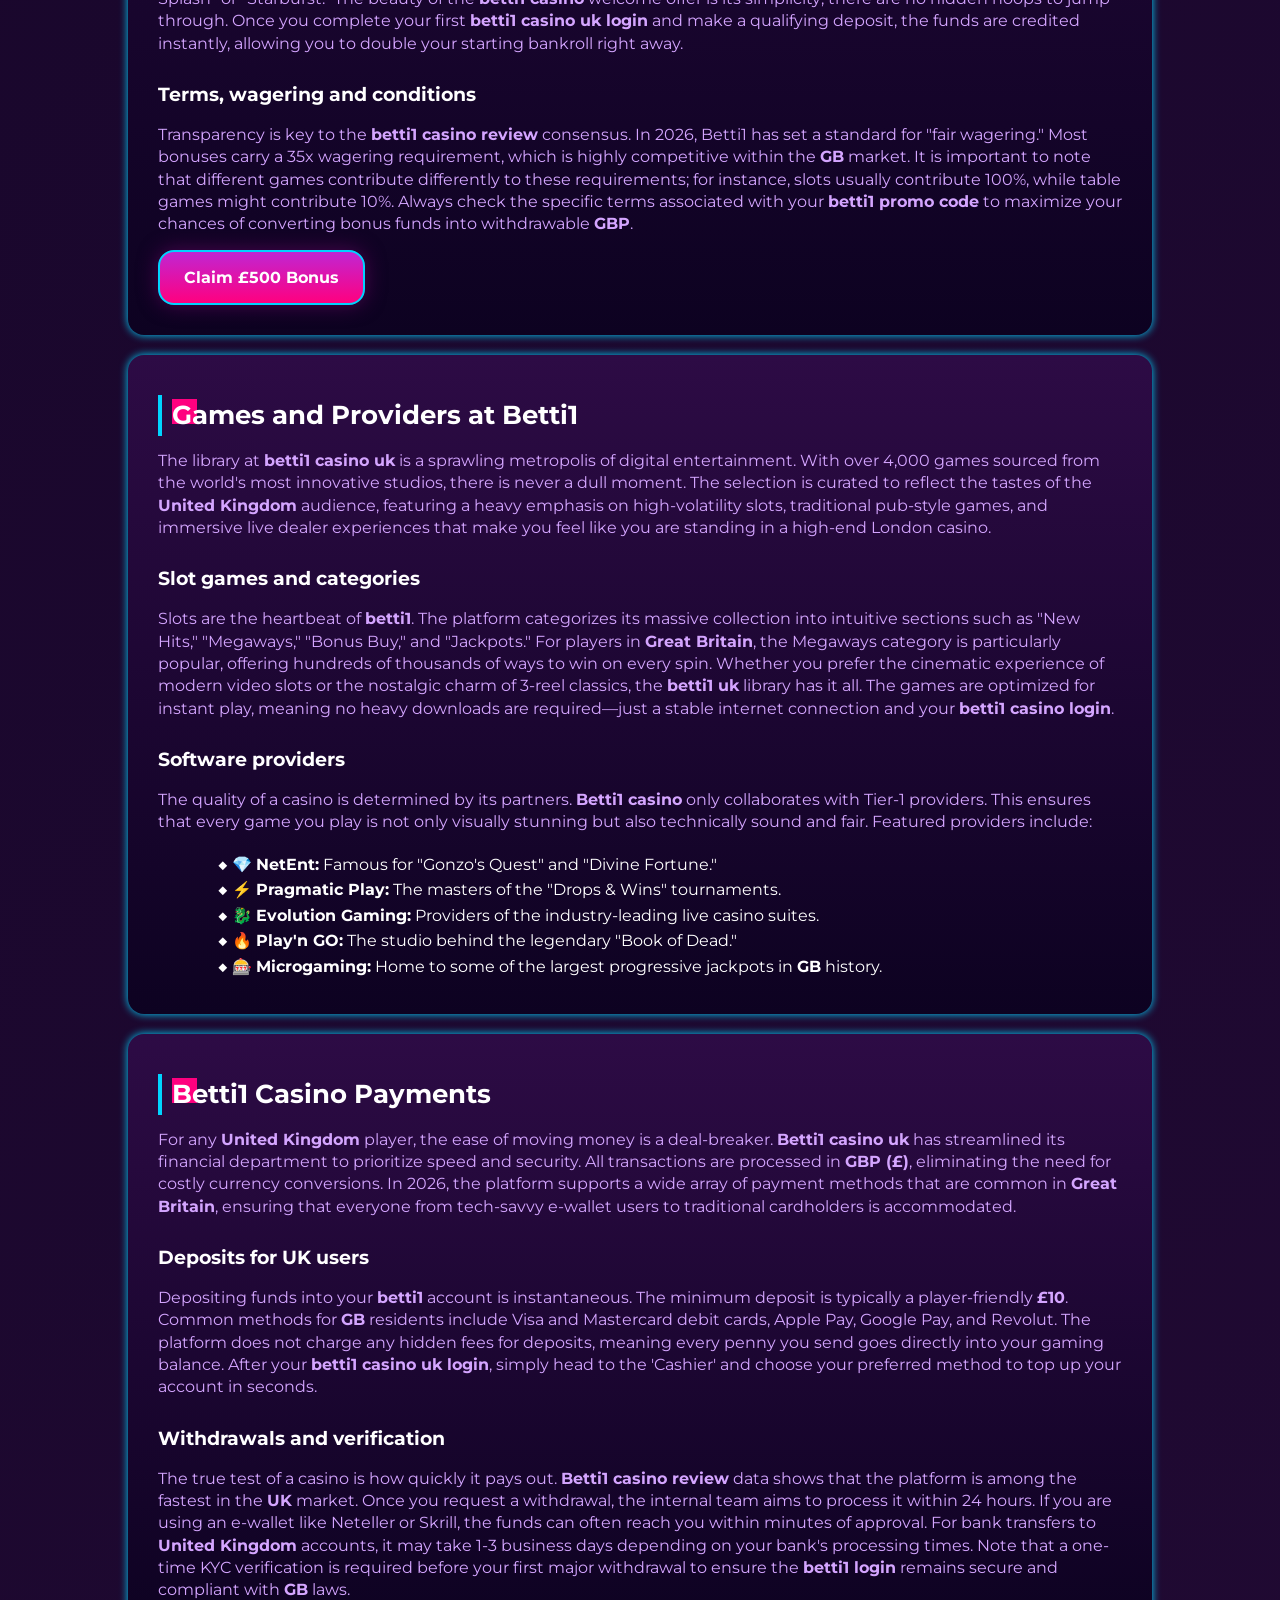
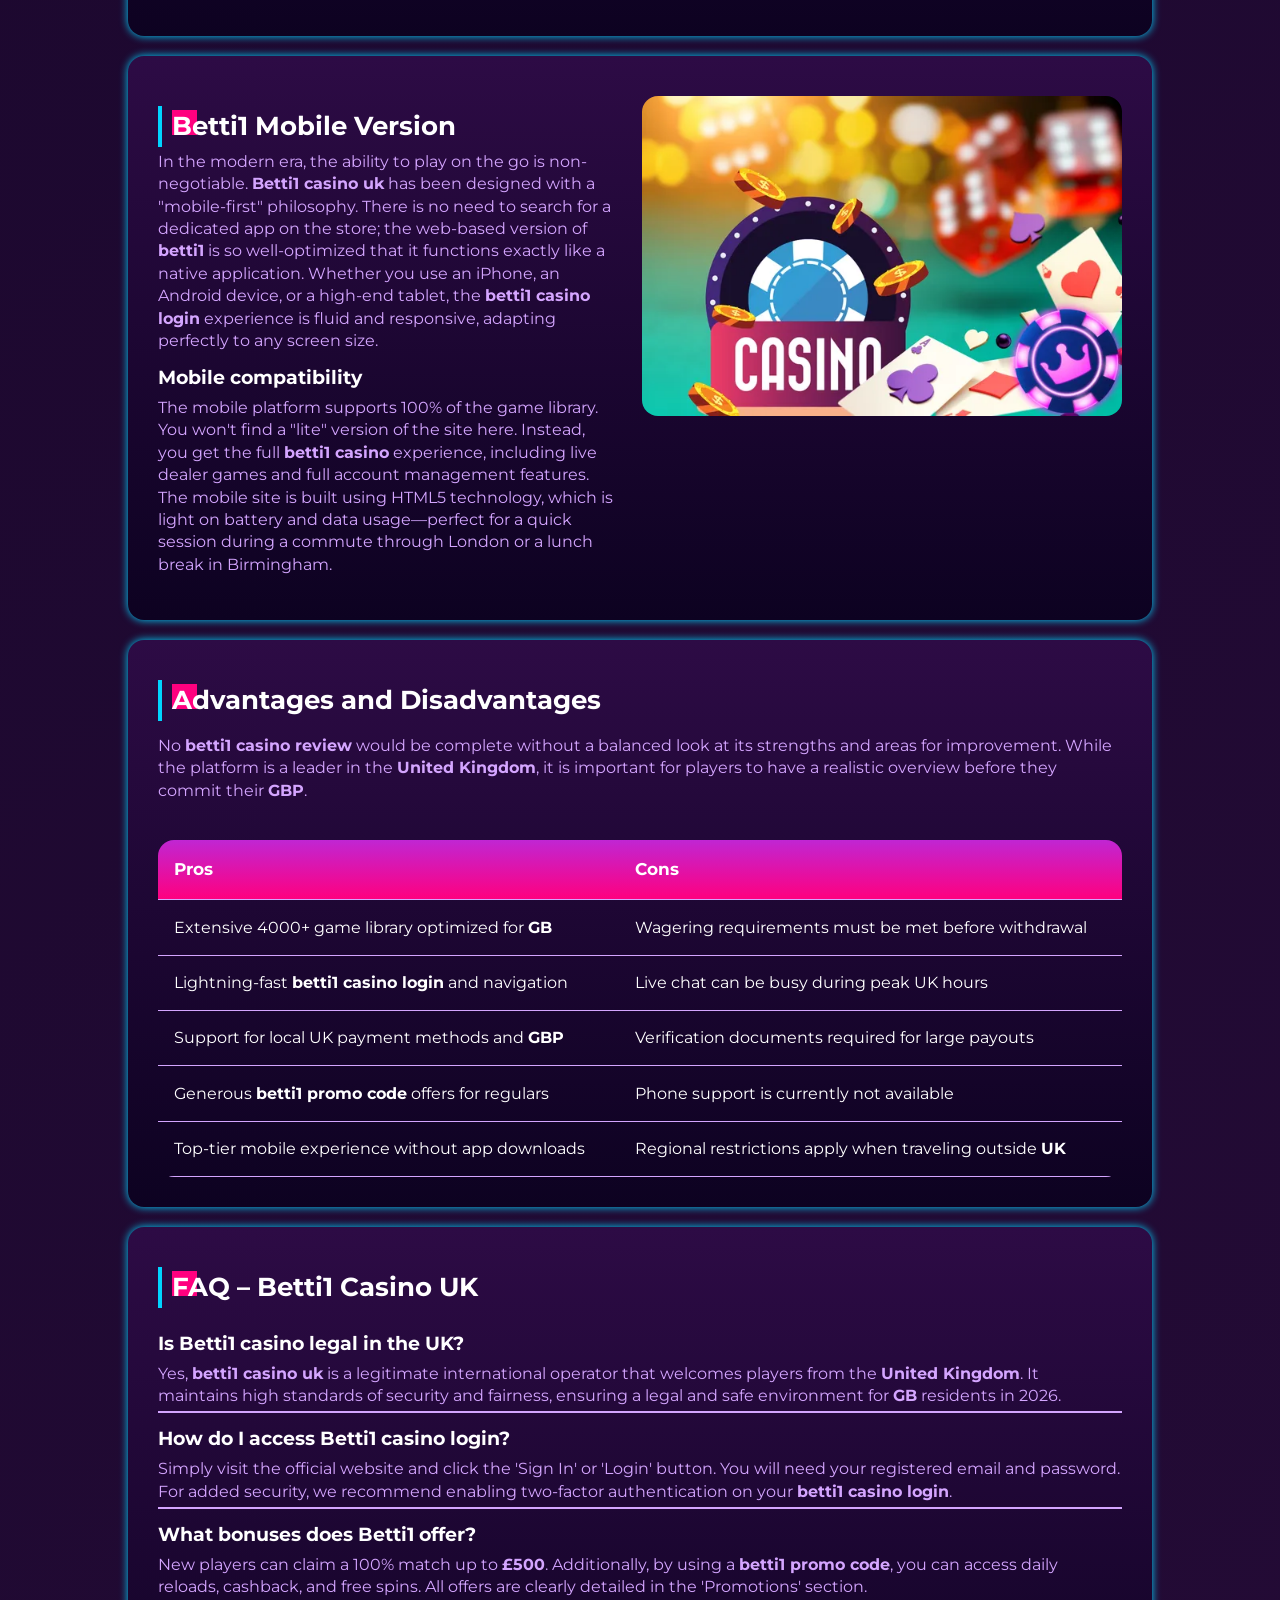
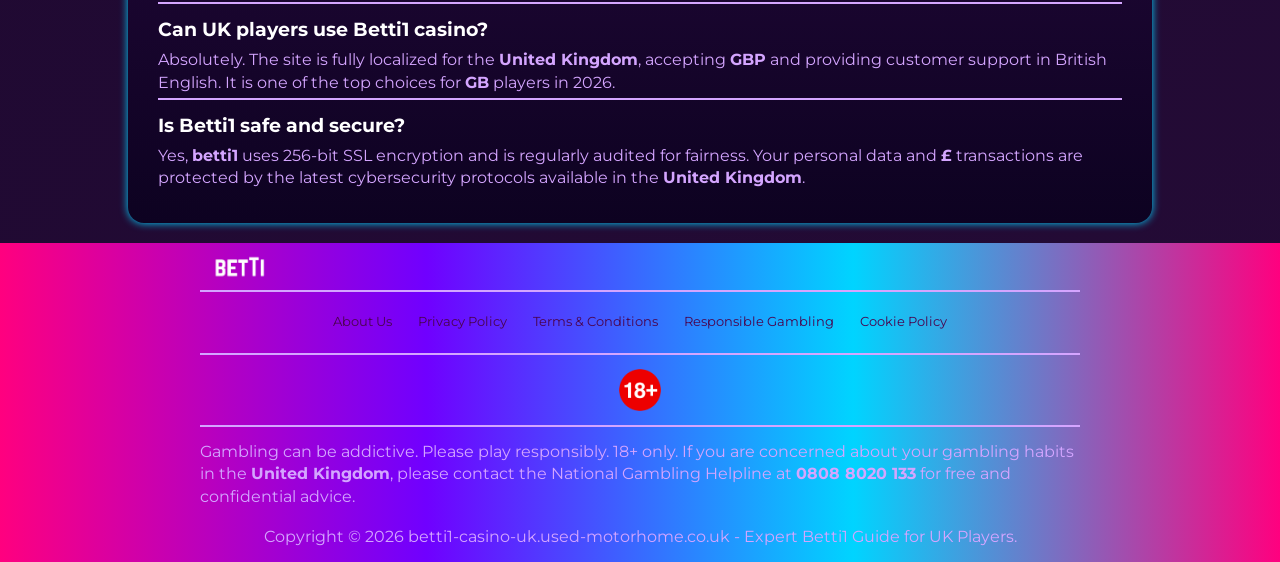
<file: en-gb/index.html>
<!DOCTYPE html>

<html lang="en-GB">

<head>
    <meta charset="UTF-8">
    <meta name="viewport" content="width=device-width, initial-scale=1.0">
    <link rel="stylesheet" href="/style.css">
    <link rel="shortcut icon" href="/favicon.ico" type="image/x-icon">
    <title>Betti1 Casino UK Review ⭐ Safety, Login & Full Player Guide</title>
    <meta name="description"
        content="Detailed Betti1 Casino UK review covering safety, login steps, bonuses and gameplay. Learn if Betti1 is suitable for UK players.">
    <meta name="googlebot" content="index, follow, noarchive, max-snippet:-1">

    <link rel="alternate" hreflang="en-GB" href="https://www.used-motorhome.co.uk/en-gb/">
    <link rel="alternate" hreflang="x-default" href="https://www.used-motorhome.co.uk/">
    <link rel="canonical" href="https://www.used-motorhome.co.uk/en-gb/">


    <meta property="og:type" content="website" />
    <meta property="og:title" content="Betti1 Casino UK Review ⭐ Safety, Login & Full Player Guide" />
    <meta property="og:description"
        content="Detailed Betti1 Casino UK review covering safety, login steps, bonuses and gameplay. Learn if Betti1 is suitable for UK players." />
    <meta property="og:url" content="https://www.used-motorhome.co.uk/" />
    <meta property="og:site_name" content="Betti1 Casino UK" />
    <meta property="og:image" content="https://www.used-motorhome.co.uk/img/1.webp" />
    <meta property="og:locale" content="en_GB" />

    <meta name="twitter:card" content="summary_large_image" />
    <meta name="twitter:title" content="Betti1 Casino UK Review ⭐ Safety, Login & Full Player Guide" />
    <meta name="twitter:description"
        content="Detailed Betti1 Casino UK review covering safety, login steps, bonuses and gameplay. Learn if Betti1 is suitable for UK players." />
    <meta name="twitter:image" content="https://www.used-motorhome.co.uk/img/1.webp" />

    <script type="application/ld+json">
    {
        "@context": "https://schema.org",
        "@type": "Article",
        "headline": "Betti1 Casino UK Review ⭐ Safety, Login & Full Player Guide",
        "description": "Detailed Betti1 Casino UK review covering safety, login steps, bonuses and gameplay. Learn if Betti1 is suitable for UK players.",
        "mainEntityOfPage": {
            "@type": "WebPage",
            "@id": "https://www.used-motorhome.co.uk/"
        },
        "author": {
            "@type": "Person",
            "name": "British Gaming Expert",
            "url": "https://www.used-motorhome.co.uk/"
        },
        "publisher": {
            "@type": "Organization",
            "name": "Betti1 UK",
            "logo": {
                "@type": "ImageObject",
                "url": "https://www.used-motorhome.co.uk/img/logo.webp"
            }
        },
        "datePublished": "2026-01-15",
        "dateModified": "2026-01-15"
    }
</script>

    <script type="application/ld+json">
    {
        "@context": "https://schema.org",
        "@type": "WebSite",
        "url": "https://www.used-motorhome.co.uk/",
        "name": "Betti1 Casino UK",
        "description": "Premium iGaming platform for United Kingdom players - Betti1 Casino and sports betting options.",
        "inLanguage": "en-GB"
    }
</script>

    <script type="application/ld+json">
    {
        "@context": "https://schema.org",
        "@type": "BreadcrumbList",
        "itemListElement": [{
                "@type": "ListItem",
                "position": 1,
                "name": "Home",
                "item": "https://www.used-motorhome.co.uk/"
            },
            {
                "@type": "ListItem",
                "position": 2,
                "name": "Betti1 UK Review",
                "item": "https://www.used-motorhome.co.uk/"
            }
        ]
    }
</script>

    <script type="application/ld+json">
    {
      "@context": "https://schema.org",
      "@type": "FAQPage",
      "mainEntity": [
        {
          "@type": "Question",
          "name": "Is Betti1 casino legal in the UK?",
          "acceptedAnswer": {
            "@type": "Answer",
            "text": "Betti1 operates under international licensing and accepts players from the United Kingdom. It provides a secure environment for GB residents, adhering to strict data protection and fair play standards prevalent in 2026."
          }
        },
        {
          "@type": "Question",
          "name": "How do I access Betti1 casino login?",
          "acceptedAnswer": {
            "@type": "Answer",
            "text": "To access the Betti1 casino login page, visit the official website and click the 'Sign In' button at the top right. Enter your credentials or use the social login options if available for your UK account."
          }
        },
        {
          "@type": "Question",
          "name": "What bonuses does Betti1 offer?",
          "acceptedAnswer": {
            "@type": "Answer",
            "text": "Betti1 offers a comprehensive welcome package including deposit matches up to £500 and extra spins. Players can often use a betti1 promo code to unlock exclusive seasonal rewards."
          }
        },
        {
          "@type": "Question",
          "name": "Can UK players use Betti1 casino?",
          "acceptedAnswer": {
            "@type": "Answer",
            "text": "Yes, players from the United Kingdom are welcome. The site supports GBP (£) as a primary currency and offers tailored payment methods like UK-issued debit cards and local bank transfers."
          }
        },
        {
          "@type": "Question",
          "name": "Is Betti1 safe and secure?",
          "acceptedAnswer": {
            "@type": "Answer",
            "text": "Absolutely. Betti1 uses advanced SSL encryption and partners with leading software providers to ensure all game outcomes are random and user data is protected against unauthorized access."
          }
        }
      ]
    }
</script>
</head>

<body>
    <header>
        <div class="logo-container">
            <a href="/">
                <img src="/img/logo.webp" alt="Betti1 Casino UK Logo" width="160" height="80">
            </a>
            <a href="/play/" class="btn" rel="nofollow" content="noindex">PLAY NOW</a>
        </div>
    </header>


    <main>

        <div class="banner-bottom">
            <a href="/play/" class="btn" rel="nofollow" content="noindex">Claim Bonus</a>
            <a href="/play/" class="btn-white" rel="nofollow" content="noindex">Registration</a>
        </div>

        <div class="container">
            <div>
                <h1>Betti1 Casino UK Review – Safety, Login & Complete Guide</h1>
                <p>
                    <b><i>- Ultimate 2026 insights into Betti1 Casino for British gaming enthusiasts</i> </b>
                </p>
                <p>
                    Welcome to the definitive 2026 guide for <strong>Betti1 Casino UK</strong>. This innovative digital
                    gambling platform has rapidly ascended the ranks of the British gaming market by delivering a
                    sophisticated fusion of high-stakes excitement, robust security, and unparalleled promotional value.
                    Whether you are navigating the site from the bustling streets of London, the cultural hubs of
                    Manchester, or the scenic landscapes of Scotland, Betti1 offers a localized experience that
                    resonates with the specific needs of the <strong>United Kingdom</strong> gaming community. The
                    platform is particularly revered for its lightning-fast interface, full mobile optimization, and its
                    support for <strong>GBP (£)</strong> transactions through localized banking channels.
                </p>
                <div class="btn-container">
                    <a href="/play/" class="btn" rel="nofollow" content="noindex">Get Started</a>
                    <a href="/play/" class="btn-white" rel="nofollow" content="noindex">Betti1 Login</a>
                </div>

                <blockquote>
                    "The Betti1 interface strikes a rare balance between aesthetic minimalism and high-performance
                    functionality, making navigation effortless for even the most novice UK gamblers in the current 2026
                    landscape."
                </blockquote>
            </div>
            <img src="/img/1.webp" alt="Betti1 Casino UK Official Interface" width="600" height="400">
        </div>

        <div class="casino-vitrina">
            <h2>
                Top Casinos with Betti1 UK Alternatives
            </h2>
            <div class="casino-card">
                <div class="casino-rank">1</div>
                <a href="/play/" class="casino-left" rel="nofollow" content="noindex">
                    <img src="/img/logo.webp" alt="Betti1 Casino UK" class="casino-logo" width="100" height="50" />
                </a>
                <div class="casino-center">
                    <div class="casino-code">
                        <a href="/play/" rel="nofollow" content="noindex">
                            <h3>Betti1 Casino</h3>
                        </a>
                        <p>Leading platform for players across the United Kingdom featuring massive jackpots.</p>

                        <div class="casino-rating"><span class="star">Welcome Package</span></div>
                        <p class="casino-bonus">100% up to £500 + 100 FS</p>
                    </div>
                </div>
                <div class="casino-actions">
                    <a href="/play/" class="btn-red-bonus" rel="nofollow" content="noindex">Play Now!</a>
                </div>
            </div>
        </div>

        <div class="container-long">
            <h2>About Betti1 Casino</h2>
            <p>
                Betti1 Casino has evolved into a powerhouse of digital entertainment, specifically tailoring its
                services to meet the demanding standards of the modern <strong>United Kingdom</strong> player. In 2026,
                the casino stands as a testament to how user-centric design and technological innovation can redefine
                the gambling experience. From the moment you land on the homepage, the <strong>betti1 uk</strong>
                branding emphasizes clarity and ease of use, removing the cluttered distractions often found in older
                platforms. The site provides a comprehensive suite of options ranging from traditional fruit machines to
                advanced live dealer rooms that broadcast in high definition directly to your device.
            </p>

            <h3>Background and platform overview</h3>
            <p>The operational philosophy behind <strong>betti1 casino</strong> is centered on providing a seamless
                "all-in-one" ecosystem. This means that with a single <strong>betti1 casino login</strong>, users can
                transition from spinning the latest Megaways slots to placing a strategic bet on the Premier League or
                major international racing events. The platform is built on a modular architecture that ensures high
                uptime and rapid loading speeds, which is essential for the fast-paced nature of the <strong>GB</strong>
                gambling scene. The site has also invested heavily in localization, ensuring that all terms, support
                services, and transaction logs are presented in clear British English.
            </p>

            <h3>What makes Betti1 different?</h3>
            <p>In a saturated market, <strong>betti1 com reviews</strong> often highlight the platform's unique approach
                to player loyalty. Unlike many competitors that rely on confusing point systems, Betti1 focuses on
                tangible rewards and transparent interactions. Key differentiators include:</p>
            <ul class="pink-circle-list">
                <li><strong>Hyper-Localized Payments:</strong> Dedicated support for UK-specific debit cards and Instant
                    Bank Transfers in <strong>GBP</strong>.</li>
                <li><strong>Unified Wallet:</strong> A singular balance system that works across the <strong>betti1
                        casino uk</strong> library and the sportsbook.</li>
                <li><strong>Advanced Security:</strong> Deployment of 2026-standard biometric login options for mobile
                    users through the <strong>betti1 casino uk login</strong> portal.</li>
                <li><strong>Elite Software Partnership:</strong> Exclusive titles from NetEnt, Play'n GO, and Evolution
                    Gaming that are specifically popular in <strong>Great Britain</strong>.</li>
            </ul>

            <h3>Why Betti1 casino attracts more United Kingdom players</h3>
            <p>The attraction of <strong>betti1</strong> lies in its ability to adapt. As regulations in the
                <strong>United Kingdom</strong> become more complex, Betti1 has stayed ahead by integrating automated
                compliance tools that protect the player without hindering the fun. The platform's commitment to the
                <strong>GB</strong> market is also visible in its promotional calendar, which features events tied to
                local holidays and sporting seasons. When you read a <strong>betti1 casino review</strong>, you will
                consistently find praise for the site's refusal to use "predatory" fine print, making it a trusted name
                for serious enthusiasts.
            </p>

            <div class="table-wrapper">
                <table>
                    <tr>
                        <th>Feature</th>
                        <th>Description</th>
                        <th>Benefit for UK Players</th>
                    </tr>
                    <tr>
                        <td>Currency Support</td>
                        <td>Full GBP (£) Integration</td>
                        <td>No conversion fees for <strong>United Kingdom</strong> residents</td>
                    </tr>
                    <tr>
                        <td>Login Security</td>
                        <td>Multi-Factor Authentication (MFA)</td>
                        <td>Highest level of account protection for <strong>betti1 login</strong></td>
                    </tr>
                    <tr>
                        <td>Game Library</td>
                        <td>4000+ Premium Titles</td>
                        <td>Unmatched variety of slots and table games</td>
                    </tr>
                    <tr>
                        <td>Payout Speed</td>
                        <td>Under 24 Hours for E-wallets</td>
                        <td>Fast access to winnings in <strong>GB</strong></td>
                    </tr>
                    <tr>
                        <td>Customer Support</td>
                        <td>24/7 Live Chat (UK English)</td>
                        <td>Immediate assistance from local experts</td>
                    </tr>
                </table>
            </div>
            <a href="/play/" class="btn-white" rel="nofollow" content="noindex">Access Betti1 Login</a>
        </div>


        <div class="container-long">
            <div class="flex-wrapper">
                <img src="/img/2.webp" alt="Betti1 Casino UK Security and Licensing" width="600" height="400">
                <div>
                    <h2>Is Betti1 Casino Safe for UK Players?</h2>
                    <p>
                        Security is the cornerstone of any successful online gambling venture in 2026. For players in
                        the <strong>United Kingdom</strong>, the question of safety is paramount.
                        <strong>Betti1</strong> has addressed this by implementing a multi-layered security protocol
                        that rivals major financial institutions. Every byte of data transmitted between your device and
                        the <strong>betti1 casino</strong> servers is protected by 256-bit SSL encryption. Furthermore,
                        the platform undergoes regular third-party audits by organizations like eCOGRA to ensure that
                        the Random Number Generators (RNG) used in their games are truly unbiased and fair for every
                        <strong>GB</strong> resident.
                    </p>
                </div>
            </div>

            <div>
                <h3>Licensing and legal status</h3>
                <p>Navigating the legalities of online gaming in <strong>Great Britain</strong> requires a transparent
                    operator. <strong>Betti1 casino uk</strong> operates with a license that allows it to serve
                    international markets, including the <strong>United Kingdom</strong>. They strictly follow the
                    guidelines regarding player verification (KYC) and anti-money laundering (AML), which are mandatory
                    for maintaining a reputable standing in 2026. By choosing <strong>betti1 uk</strong>, players are
                    opting for a site that respects international law and prioritizes the integrity of the gaming
                    ecosystem. This transparency is a recurring theme in any positive <strong>betti1 casino
                        review</strong>.
                </p>

                <h3>Responsible gaming tools</h3>
                <p>A safe casino is one that looks after its patrons. <strong>Betti1</strong> offers a comprehensive
                    suite of responsible gaming tools designed to keep the experience enjoyable and within limits. For
                    <strong>UK</strong> players, these tools are easily accessible from the dashboard after a
                    <strong>betti1 casino login</strong>. The available features include:
                </p>
                <ul>
                    <li>📊 <strong>Deposit Limits:</strong> Set daily, weekly, or monthly caps on how much
                        <strong>GBP</strong> you can load.
                    </li>
                    <li>⏳ <strong>Time-Out Periods:</strong> Take a break from the action for 24 hours up to 6 weeks.
                    </li>
                    <li>🚫 <strong>Self-Exclusion:</strong> A long-term option to block access to the <strong>betti1
                            casino uk login</strong> for up to 5 years.</li>
                    <li>📈 <strong>Reality Checks:</strong> Automated notifications that remind you how long you have
                        been playing.</li>
                    <li>🔗 <strong>Support Links:</strong> Direct access to UK-based charities like GamCare and
                        BeGambleAware.</li>
                </ul>
            </div>
            <a href="/play/" class="btn" rel="nofollow" content="noindex">Register Securely</a>

        </div>

        <div class="breake">
            <div class="breake-block">
                <p>🎮</p>
                <div>
                    <h4>Fair Play</h4>
                    <p>Certified RNG ensures every spin is random.</p>
                </div>
            </div>
            <div class="breake-block">
                <p>📈</p>
                <div>
                    <h4>Live Stats</h4>
                    <p>Track your wins and losses in real-time GBP.</p>
                </div>
            </div>
            <div class="breake-block">
                <p>🧩</p>
                <div>
                    <h4>Encryption</h4>
                    <p>Military-grade 256-bit SSL data protection.</p>
                </div>
            </div>
            <div class="breake-block">
                <p>✔️</p>
                <div>
                    <h4>Verified</h4>
                    <p>Full KYC process for secure UK withdrawals.</p>
                </div>
            </div>
            <div class="breake-block">
                <p>🎲</p>
                <div>
                    <h4>Variety</h4>
                    <p>Access thousands of games with one login.</p>
                </div>
            </div>
        </div>

        <div class="container-long">
            <div class="flex-wrapper">
                <img src="/img/3.webp" alt="Betti1 Casino UK Security and Licensing" width="600" height="400">
                <div>
                    <h2>Betti1 Casino UK – Player Access</h2>
                    <p>
                        Accessing the world of <strong>betti1 casino uk</strong> has never been more straightforward.
                        The
                        platform has optimized its onboarding process to ensure that residents of the <strong>United
                            Kingdom</strong> can get from landing page to their favorite game in under three minutes.
                        The
                        entry
                        requirements are strictly enforced to maintain the platform's integrity in the
                        <strong>GB</strong>
                        market. Every new account is subject to a verification check that confirms the user is of legal
                        gambling
                        age (18+) and resides within a permitted region.
                    </p>
                    <h3>Who can register?</h3>
                    <p>Registration is open to all adults residing in <strong>Great Britain</strong>. When you begin the
                        sign-up
                        process for <strong>betti1</strong>, you will be asked to provide basic information that matches
                        your
                        official UK identification. This process is vital for ensuring that <strong>betti1 casino uk
                            login</strong> remains a safe portal only for legitimate users. The site uses automated
                        verification
                        systems that can often confirm your identity instantly by cross-referencing public databases,
                        meaning
                        you won't always have to upload documents immediately to start exploring the library.
                    </p>
                </div>

            </div>

            <h3>Regional restrictions</h3>
            <p>While <strong>betti1 casino</strong> is a global brand, it maintains specific localized versions. The
                <strong>betti1 uk</strong> portal is specifically tuned for those within the <strong>United
                    Kingdom</strong>. If you attempt to access the <strong>betti1 casino login</strong> from a
                restricted territory while traveling outside of <strong>GB</strong>, you may find certain features
                limited due to local licensing laws. It is always recommended to check the current terms and conditions
                if you plan to play while on holiday abroad, although for those staying within the <strong>UK</strong>,
                the access is always 100% unrestricted and optimized for local ISPs.
            </p>
        </div>

        <div class="container-long">
            <h2>How to Use Betti1 Login</h2>
            <p>Once your account is verified, the <strong>betti1 login</strong> process is your daily gateway to
                entertainment. In 2026, the login infrastructure has been upgraded to support seamless transitions
                between devices. Whether you are moving from your desktop PC to your tablet, the <strong>betti1 casino
                    uk login</strong> ensures your balance, active bonuses, and game history are synchronized in
                real-time. This reliability is why <strong>betti1 com reviews</strong> frequently mention the
                "zero-friction" experience of the platform.</p>

            <h3>Step-by-step login process</h3>
            <p>To access your <strong>betti1 casino uk</strong> account, follow these simple steps:</p>
            <ol class="pink-circle-list">
                <li><strong>Visit the Site:</strong> Navigate to the official <strong>betti1 uk</strong> homepage using
                    a secure browser.</li>
                <li><strong>Locate Login:</strong> Click the "Login" button located at the top right corner of the
                    header.</li>
                <li><strong>Enter Credentials:</strong> Input the email address and password you chose during
                    registration.</li>
                <li><strong>MFA Verification:</strong> If enabled, enter the code sent to your UK mobile number for
                    extra security.</li>
                <li><strong>Enter Dashboard:</strong> You are now ready to play! Your <strong>GBP</strong> balance will
                    be visible immediately.</li>
            </ol>

            <h3>Password recovery and support</h3>
            <p>Losing access to your <strong>betti1 casino login</strong> can be frustrating, but the recovery process
                is designed to be painless. Simply click the "Forgot Password" link on the login modal. You will receive
                an encrypted link via your registered email to reset your credentials. If you encounter any technical
                hurdles during the <strong>betti1 casino uk login</strong> attempt, the live support team is available
                24/7 to assist <strong>United Kingdom</strong> players. They can help with account freezes, two-factor
                authentication resets, and general troubleshooting to ensure you are back in the game without delay.
            </p>
        </div>

        <div class="container-long">
            <div class="flex-wrapper">
                <img src="/img/5.webp" alt="Betti1 Casino UK Bonuses and Promotions" width="600" height="400">
                <div>
                    <h2>Betti1 Casino Bonuses</h2>
                    <p>
                        The promotional landscape at <strong>betti1</strong> is one of the most competitive in the
                        <strong>United Kingdom</strong> for 2026. The casino understands that British players value both
                        upfront value and long-term sustainability. By utilizing a <strong>betti1 promo code</strong>,
                        new and existing users can unlock layers of rewards that significantly extend their playtime.
                        From matched deposits to cashback on losses, the bonus structure is designed to reward every
                        type of player, from the casual £10 depositor to the high-rolling <strong>GB</strong> VIP.
                    </p>
                    <blockquote>
                        "When evaluating the <strong>betti1 promo code</strong> structure, it becomes evident that the
                        operator prioritizes long-term player retention over flashy, unattainable headlines, which is a
                        breath of fresh air for <strong>UK</strong> residents."
                    </blockquote>
                </div>
            </div>

            <h3>Welcome offer overview</h3>
            <p>New players arriving from the <strong>United Kingdom</strong> are greeted with a substantial welcome
                package. Typically, this includes a 100% match on the first deposit up to <strong>£500</strong>, paired
                with a bundle of free spins on popular UK slots like "Big Bass Splash" or "Starburst." The beauty of the
                <strong>betti1 casino</strong> welcome offer is its simplicity; there are no hidden hoops to jump
                through. Once you complete your first <strong>betti1 casino uk login</strong> and make a qualifying
                deposit, the funds are credited instantly, allowing you to double your starting bankroll right away.
            </p>

            <h3>Terms, wagering and conditions</h3>
            <p>Transparency is key to the <strong>betti1 casino review</strong> consensus. In 2026, Betti1 has set a
                standard for "fair wagering." Most bonuses carry a 35x wagering requirement, which is highly competitive
                within the <strong>GB</strong> market. It is important to note that different games contribute
                differently to these requirements; for instance, slots usually contribute 100%, while table games might
                contribute 10%. Always check the specific terms associated with your <strong>betti1 promo code</strong>
                to maximize your chances of converting bonus funds into withdrawable <strong>GBP</strong>.
            </p>
            <a href="/play/" class="btn-white" rel="nofollow" content="noindex">Claim £500 Bonus</a>
        </div>

        <div class="container-long">
            <h2>Games and Providers at Betti1</h2>
            <p>The library at <strong>betti1 casino uk</strong> is a sprawling metropolis of digital entertainment. With
                over 4,000 games sourced from the world's most innovative studios, there is never a dull moment. The
                selection is curated to reflect the tastes of the <strong>United Kingdom</strong> audience, featuring a
                heavy emphasis on high-volatility slots, traditional pub-style games, and immersive live dealer
                experiences that make you feel like you are standing in a high-end London casino.
            </p>

            <h3>Slot games and categories</h3>
            <p>Slots are the heartbeat of <strong>betti1</strong>. The platform categorizes its massive collection into
                intuitive sections such as "New Hits," "Megaways," "Bonus Buy," and "Jackpots." For players in
                <strong>Great Britain</strong>, the Megaways category is particularly popular, offering hundreds of
                thousands of ways to win on every spin. Whether you prefer the cinematic experience of modern video
                slots or the nostalgic charm of 3-reel classics, the <strong>betti1 uk</strong> library has it all. The
                games are optimized for instant play, meaning no heavy downloads are required—just a stable internet
                connection and your <strong>betti1 casino login</strong>.
            </p>

            <h3>Software providers</h3>
            <p>The quality of a casino is determined by its partners. <strong>Betti1 casino</strong> only collaborates
                with Tier-1 providers. This ensures that every game you play is not only visually stunning but also
                technically sound and fair. Featured providers include:</p>
            <ul>
                <li>💎 <strong>NetEnt:</strong> Famous for "Gonzo's Quest" and "Divine Fortune."</li>
                <li>⚡ <strong>Pragmatic Play:</strong> The masters of the "Drops & Wins" tournaments.</li>
                <li>🐉 <strong>Evolution Gaming:</strong> Providers of the industry-leading live casino suites.</li>
                <li>🔥 <strong>Play'n GO:</strong> The studio behind the legendary "Book of Dead."</li>
                <li>🎰 <strong>Microgaming:</strong> Home to some of the largest progressive jackpots in
                    <strong>GB</strong> history.
                </li>
            </ul>
        </div>

        <div class="container-long">
            <h2>Betti1 Casino Payments</h2>
            <p>For any <strong>United Kingdom</strong> player, the ease of moving money is a deal-breaker.
                <strong>Betti1 casino uk</strong> has streamlined its financial department to prioritize speed and
                security. All transactions are processed in <strong>GBP (£)</strong>, eliminating the need for costly
                currency conversions. In 2026, the platform supports a wide array of payment methods that are common in
                <strong>Great Britain</strong>, ensuring that everyone from tech-savvy e-wallet users to traditional
                cardholders is accommodated.
            </p>

            <h3>Deposits for UK users</h3>
            <p>Depositing funds into your <strong>betti1</strong> account is instantaneous. The minimum deposit is
                typically a player-friendly <strong>£10</strong>. Common methods for <strong>GB</strong> residents
                include Visa and Mastercard debit cards, Apple Pay, Google Pay, and Revolut. The platform does not
                charge any hidden fees for deposits, meaning every penny you send goes directly into your gaming
                balance. After your <strong>betti1 casino uk login</strong>, simply head to the 'Cashier' and choose
                your preferred method to top up your account in seconds.
            </p>

            <h3>Withdrawals and verification</h3>
            <p>The true test of a casino is how quickly it pays out. <strong>Betti1 casino review</strong> data shows
                that the platform is among the fastest in the <strong>UK</strong> market. Once you request a withdrawal,
                the internal team aims to process it within 24 hours. If you are using an e-wallet like Neteller or
                Skrill, the funds can often reach you within minutes of approval. For bank transfers to <strong>United
                    Kingdom</strong> accounts, it may take 1-3 business days depending on your bank's processing times.
                Note that a one-time KYC verification is required before your first major withdrawal to ensure the
                <strong>betti1 login</strong> remains secure and compliant with <strong>GB</strong> laws.
            </p>
        </div>

        <div class="container-long">
            <div class="flex-wrapper">
                <div>
                    <h2>Betti1 Mobile Version</h2>
                    <p>
                        In the modern era, the ability to play on the go is non-negotiable. <strong>Betti1 casino
                            uk</strong> has been designed with a "mobile-first" philosophy. There is no need to search
                        for a dedicated app on the store; the web-based version of <strong>betti1</strong> is so
                        well-optimized that it functions exactly like a native application. Whether you use an iPhone,
                        an Android device, or a high-end tablet, the <strong>betti1 casino login</strong> experience is
                        fluid and responsive, adapting perfectly to any screen size.
                    </p>
                    <h3>Mobile compatibility</h3>
                    <p>The mobile platform supports 100% of the game library. You won't find a "lite" version of the
                        site here. Instead, you get the full <strong>betti1 casino</strong> experience, including live
                        dealer games and full account management features. The mobile site is built using HTML5
                        technology, which is light on battery and data usage—perfect for a quick session during a
                        commute through London or a lunch break in Birmingham.
                    </p>
                </div>
                <img src="/img/4.webp" alt="Betti1 Casino Mobile Gaming Experience" width="600" height="400">
            </div>
        </div>

        <div class="container-long">
            <h2>Advantages and Disadvantages</h2>
            <p>No <strong>betti1 casino review</strong> would be complete without a balanced look at its strengths and
                areas for improvement. While the platform is a leader in the <strong>United Kingdom</strong>, it is
                important for players to have a realistic overview before they commit their <strong>GBP</strong>.
            </p>
            <div class="table-wrapper">
                <table>
                    <tr>
                        <th>Pros</th>
                        <th>Cons</th>
                    </tr>
                    <tr>
                        <td>Extensive 4000+ game library optimized for <strong>GB</strong></td>
                        <td>Wagering requirements must be met before withdrawal</td>
                    </tr>
                    <tr>
                        <td>Lightning-fast <strong>betti1 casino login</strong> and navigation</td>
                        <td>Live chat can be busy during peak UK hours</td>
                    </tr>
                    <tr>
                        <td>Support for local UK payment methods and <strong>GBP</strong></td>
                        <td>Verification documents required for large payouts</td>
                    </tr>
                    <tr>
                        <td>Generous <strong>betti1 promo code</strong> offers for regulars</td>
                        <td>Phone support is currently not available</td>
                    </tr>
                    <tr>
                        <td>Top-tier mobile experience without app downloads</td>
                        <td>Regional restrictions apply when traveling outside <strong>UK</strong></td>
                    </tr>
                </table>
            </div>
        </div>

        <div class="container-long">
            <h2>FAQ – Betti1 Casino UK</h2>
            <div class="faq-section">
                <h3>Is Betti1 casino legal in the UK?</h3>
                <p>Yes, <strong>betti1 casino uk</strong> is a legitimate international operator that welcomes players
                    from the <strong>United Kingdom</strong>. It maintains high standards of security and fairness,
                    ensuring a legal and safe environment for <strong>GB</strong> residents in 2026.</p>

                <hr class="faq-hr">
                <h3>How do I access Betti1 casino login?</h3>
                <p>Simply visit the official website and click the 'Sign In' or 'Login' button. You will need your
                    registered email and password. For added security, we recommend enabling two-factor authentication
                    on your <strong>betti1 casino login</strong>.</p>

                <hr class="faq-hr">
                <h3>What bonuses does Betti1 offer?</h3>
                <p>New players can claim a 100% match up to <strong>£500</strong>. Additionally, by using a
                    <strong>betti1 promo code</strong>, you can access daily reloads, cashback, and free spins. All
                    offers are clearly detailed in the 'Promotions' section.
                </p>

                <hr class="faq-hr">
                <h3>Can UK players use Betti1 casino?</h3>
                <p>Absolutely. The site is fully localized for the <strong>United Kingdom</strong>, accepting
                    <strong>GBP</strong> and providing customer support in British English. It is one of the top choices
                    for <strong>GB</strong> players in 2026.
                </p>

                <hr class="faq-hr">
                <h3>Is Betti1 safe and secure?</h3>
                <p>Yes, <strong>betti1</strong> uses 256-bit SSL encryption and is regularly audited for fairness. Your
                    personal data and <strong>£</strong> transactions are protected by the latest cybersecurity
                    protocols available in the <strong>United Kingdom</strong>.</p>
            </div>
        </div>

    </main>
    <footer>
        <a href="/">
            <img src="/img/logo.webp" alt="Betti1 Casino UK" width="80" height="80">
        </a>
        <hr class="faq-hr">
        <div class="flex-wrapper">
            <a href="/about-us/">About Us</a>
            <a href="/privacy-policy/">Privacy Policy</a>
            <a href="/terms-and-conditions/">Terms & Conditions</a>
            <a href="/responsible-gambling/">Responsible Gambling</a>
            <a href="/cookie-policy/">Cookie Policy</a>
        </div>
        <hr class="faq-hr">
        <img src="/img/18-icon.webp" alt="18+ Icon" width="50" height="50">
        <hr class="faq-hr">
        <p>
            Gambling can be addictive. Please play responsibly. 18+ only. If you are concerned about your gambling
            habits in the <strong>United Kingdom</strong>, please contact the National Gambling Helpline at <strong>0808
                8020 133</strong> for free and confidential advice.
        </p>
        <p>
            Copyright © 2026 betti1-casino-uk.used-motorhome.co.uk - Expert Betti1 Guide for UK Players.
        </p>
    </footer>
</body>

</html>
</file>
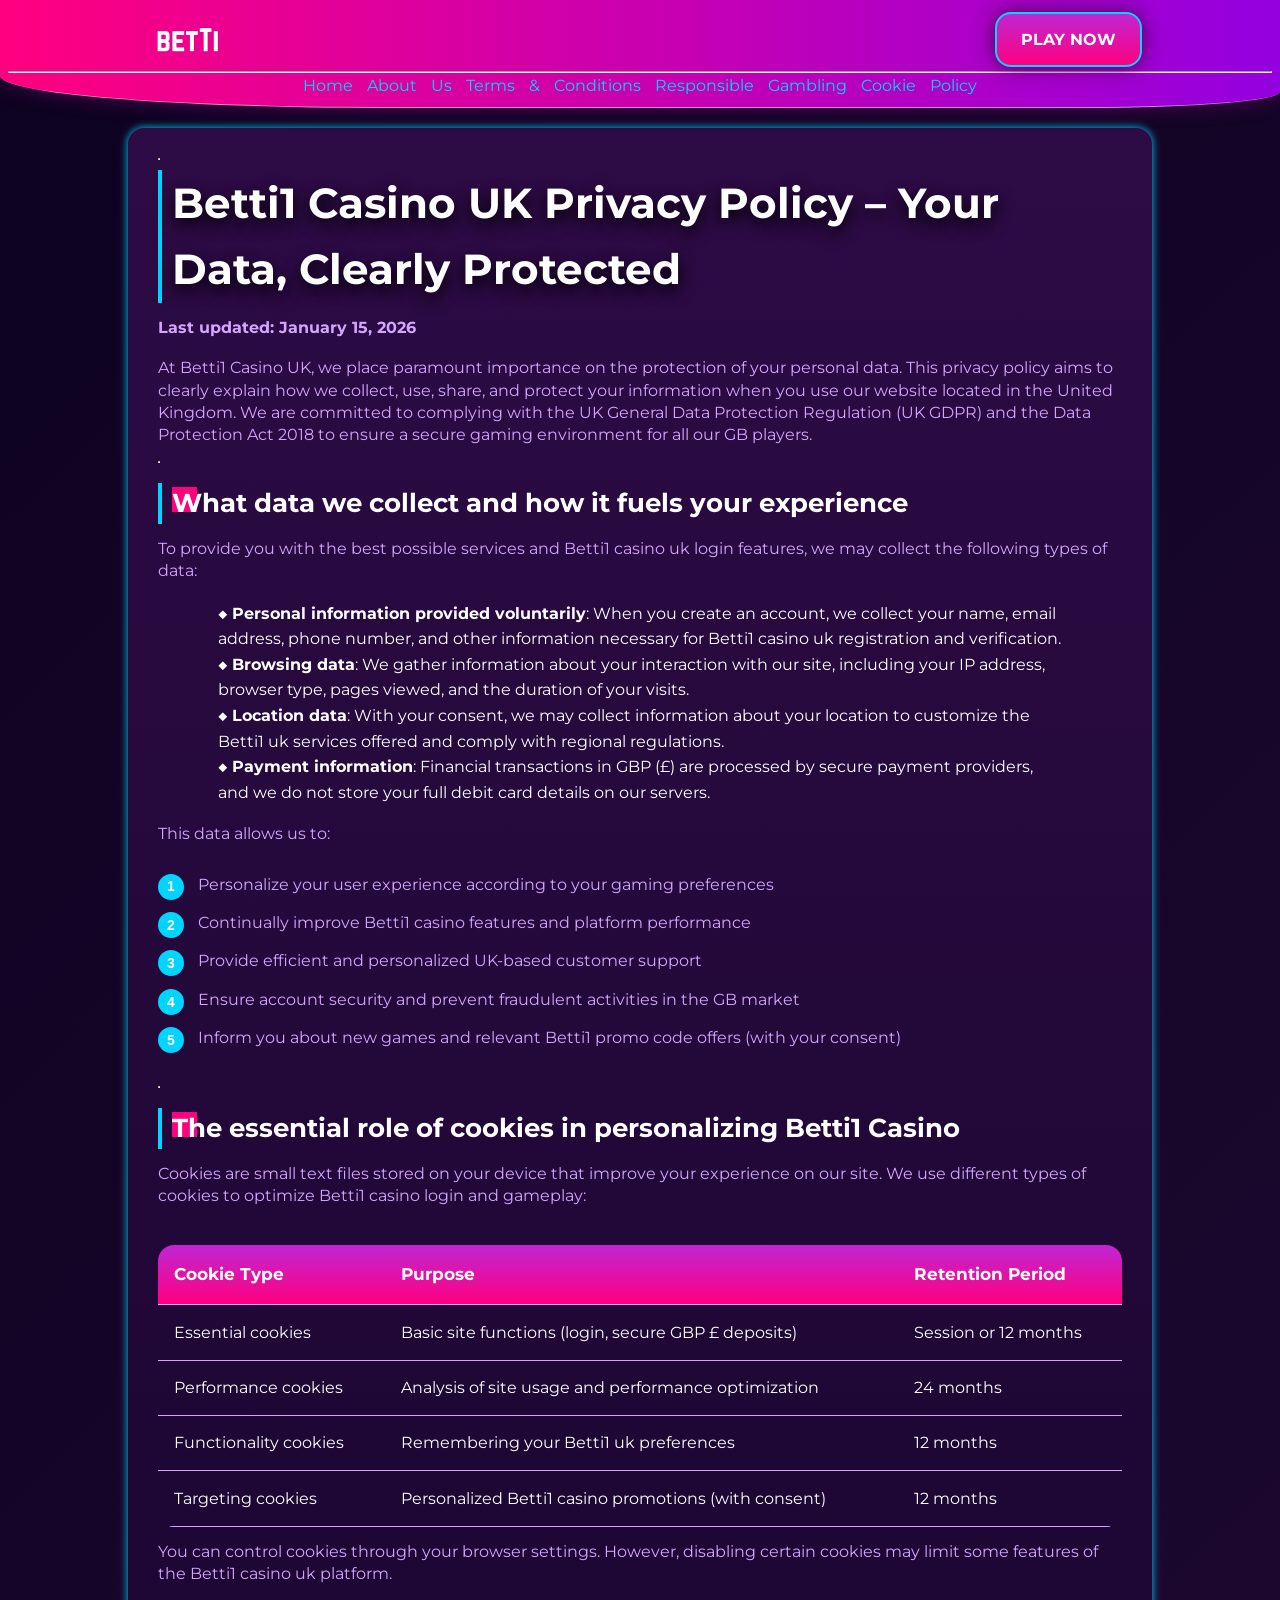
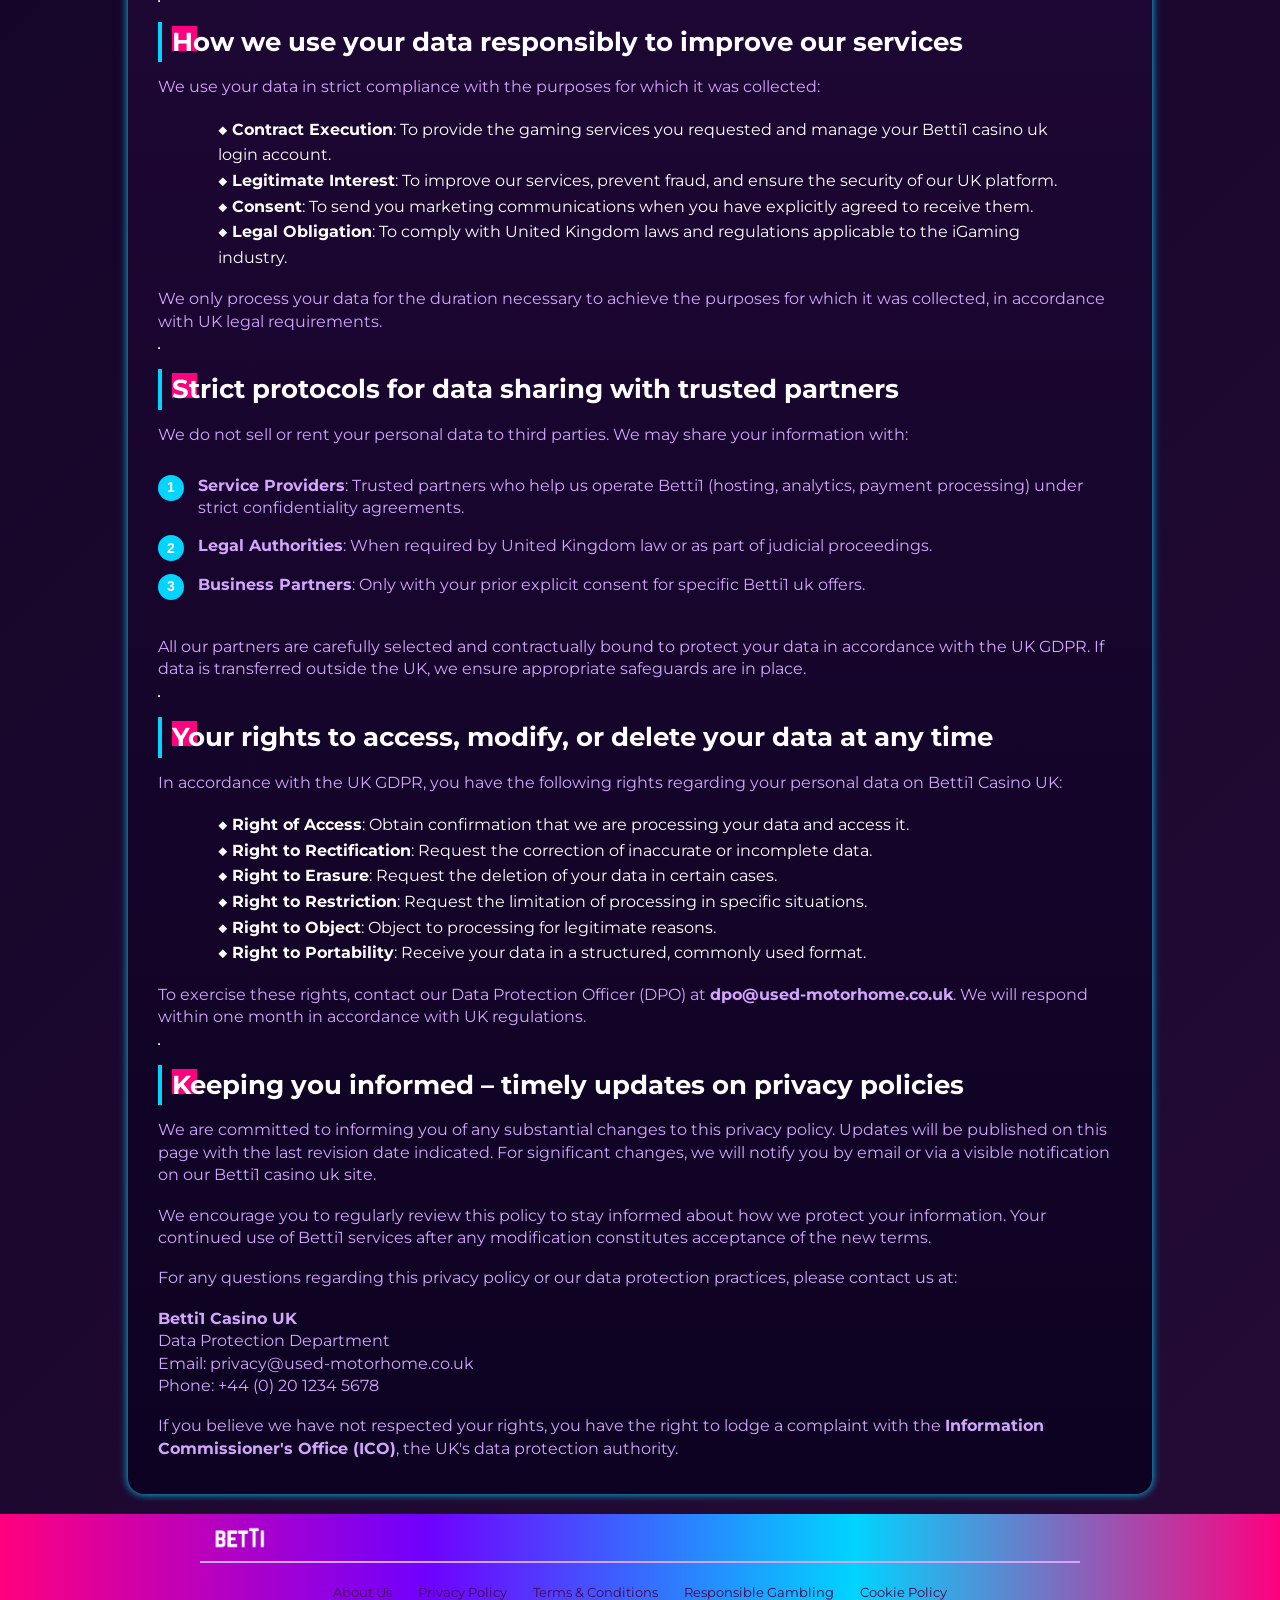
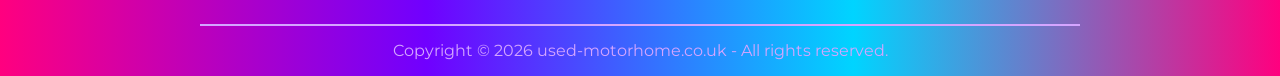
<file: privacy-policy/index.html>
<!DOCTYPE html>

<html lang="en">

<head>
    <meta charset="UTF-8">
    <meta name="viewport" content="width=device-width, initial-scale=1.0">
    <link rel="stylesheet" href="/style.css">
    <link rel="shortcut icon" href="/favicon.ico" type="image/x-icon">
    <title>Betti1 Casino UK – Commitment to Data Privacy and Transparency</title>
    <meta name="description"
        content="Betti1 Casino UK guarantees total transparency in data processing. Discover how we collect, protect, and use your information securely for a safer and personalized experience in 2026.">
    <meta name="googlebot" content="index,follow,noarchive">


    <link rel="canonical" href="https://www.used-motorhome.co.uk/privacy-policy/">

    <meta property="og:type" content="website" />
    <meta property="og:title" content="Betti1 Casino UK – Privacy Policy" />
    <meta property="og:description"
        content="Our commitment to data protection and transparency for players in the United Kingdom." />
    <meta property="og:url" content="https://www.used-motorhome.co.uk/privacy-policy/" />
    <meta property="og:site_name" content="Betti1 Casino UK" />
    <meta property="og:locale" content="en_GB" />

    <meta name="twitter:card" content="summary" />
    <meta name="twitter:title" content="Privacy Policy - Betti1 Casino UK" />
    <meta name="twitter:description" content="Data protection and transparency for our users in Great Britain." />

    <script type="application/ld+json">
    {
        "@context": "https://schema.org",
        "@type": "WebPage",
        "name": "Privacy Policy",
        "description": "Betti1 Casino UK privacy policy regarding the collection and processing of personal data.",
        "url": "https://www.used-motorhome.co.uk/privacy-policy/",
        "inLanguage": "en-GB"
    }
</script>
</head>

<body>
    <header>
        <div class="logo-container">
            <a href="/">
                <img src="/img/logo.webp" alt="Betti1 Casino UK Logo" width="100" height="80">
            </a>
            <a href="/play/" class="btn" rel="nofollow" content="noindex">PLAY NOW</a>


        </div>
        <hr>
        <nav class="navigation-list">
            <a href="/">Home</a>
            <a href="/about-us/">About Us</a>
            <a href="/terms-and-conditions/">Terms & Conditions</a>
            <a href="/responsible-gambling/">Responsible Gambling</a>
            <a href="/cookie-policy/">Cookie Policy</a>
        </nav>
    </header>

    <main>
        <div class="container-long">
            <hr class="title-line">
            <h1>Betti1 Casino UK Privacy Policy – Your Data, Clearly Protected</h1>


            <p><strong>Last updated: January 15, 2026</strong></p>

            <p>At Betti1 Casino UK, we place paramount importance on the protection of your personal data. This privacy
                policy aims to clearly explain how we collect, use, share, and protect your information when you use our
                website located in the United Kingdom. We are committed to complying with the UK General Data Protection
                Regulation (UK GDPR) and the Data Protection Act 2018 to ensure a secure gaming environment for all our
                GB players.</p>

            <hr class="title-line">
            <h2>What data we collect and how it fuels your experience</h2>

            <p>To provide you with the best possible services and Betti1 casino uk login features, we may collect the
                following types of data:</p>

            <ul>
                <li><strong>Personal information provided voluntarily</strong>: When you create an account, we collect
                    your name, email address, phone number, and other information necessary for Betti1 casino uk
                    registration and verification.</li>
                <li><strong>Browsing data</strong>: We gather information about your interaction with our site,
                    including your IP address, browser type, pages viewed, and the duration of your visits.</li>
                <li><strong>Location data</strong>: With your consent, we may collect information about your location to
                    customize the Betti1 uk services offered and comply with regional regulations.</li>
                <li><strong>Payment information</strong>: Financial transactions in GBP (£) are processed by secure
                    payment providers, and we do not store your full debit card details on our servers.</li>
            </ul>

            <p>This data allows us to:</p>

            <ol class="pink-circle-list">
                <li>
                    <p>Personalize your user experience according to your gaming preferences</p>
                </li>
                <li>
                    <p>Continually improve Betti1 casino features and platform performance</p>
                </li>
                <li>
                    <p>Provide efficient and personalized UK-based customer support</p>
                </li>
                <li>
                    <p>Ensure account security and prevent fraudulent activities in the GB market</p>
                </li>
                <li>
                    <p>Inform you about new games and relevant Betti1 promo code offers (with your consent)</p>
                </li>
            </ol>

            <hr class="title-line">
            <h2>The essential role of cookies in personalizing Betti1 Casino</h2>

            <p>Cookies are small text files stored on your device that improve your experience on our site. We use
                different types of cookies to optimize Betti1 casino login and gameplay:</p>

            <div class="table-wrapper">
                <table>
                    <tr>
                        <th>Cookie Type</th>
                        <th>Purpose</th>
                        <th>Retention Period</th>
                    </tr>
                    <tr>
                        <td>Essential cookies</td>
                        <td>Basic site functions (login, secure GBP £ deposits)</td>
                        <td>Session or 12 months</td>
                    </tr>
                    <tr>
                        <td>Performance cookies</td>
                        <td>Analysis of site usage and performance optimization</td>
                        <td>24 months</td>
                    </tr>
                    <tr>
                        <td>Functionality cookies</td>
                        <td>Remembering your Betti1 uk preferences</td>
                        <td>12 months</td>
                    </tr>
                    <tr>
                        <td>Targeting cookies</td>
                        <td>Personalized Betti1 casino promotions (with consent)</td>
                        <td>12 months</td>
                    </tr>
                </table>
            </div>

            <p>You can control cookies through your browser settings. However, disabling certain cookies may limit some
                features of the Betti1 casino uk platform.</p>

            <hr class="title-line">
            <h2>How we use your data responsibly to improve our services</h2>

            <p>We use your data in strict compliance with the purposes for which it was collected:</p>

            <ul>
                <li><strong>Contract Execution</strong>: To provide the gaming services you requested and manage your
                    Betti1 casino uk login account.</li>
                <li><strong>Legitimate Interest</strong>: To improve our services, prevent fraud, and ensure the
                    security of our UK platform.</li>
                <li><strong>Consent</strong>: To send you marketing communications when you have explicitly agreed to
                    receive them.</li>
                <li><strong>Legal Obligation</strong>: To comply with United Kingdom laws and regulations applicable to
                    the iGaming industry.</li>
            </ul>

            <p>We only process your data for the duration necessary to achieve the purposes for which it was collected,
                in accordance with UK legal requirements.</p>

            <hr class="title-line">
            <h2>Strict protocols for data sharing with trusted partners</h2>

            <p>We do not sell or rent your personal data to third parties. We may share your information with:</p>

            <ol class="pink-circle-list">
                <li>
                    <p><strong>Service Providers</strong>: Trusted partners who help us operate Betti1 (hosting,
                        analytics, payment processing) under strict confidentiality agreements.</p>
                </li>
                <li>
                    <p><strong>Legal Authorities</strong>: When required by United Kingdom law or as part of judicial
                        proceedings.</p>
                </li>
                <li>
                    <p><strong>Business Partners</strong>: Only with your prior explicit consent for specific Betti1 uk
                        offers.</p>
                </li>
            </ol>

            <p>All our partners are carefully selected and contractually bound to protect your data in accordance with
                the UK GDPR. If data is transferred outside the UK, we ensure appropriate safeguards are in place.</p>

            <hr class="title-line">
            <h2>Your rights to access, modify, or delete your data at any time</h2>

            <p>In accordance with the UK GDPR, you have the following rights regarding your personal data on Betti1
                Casino UK:</p>

            <ul>
                <li><strong>Right of Access</strong>: Obtain confirmation that we are processing your data and access
                    it.</li>
                <li><strong>Right to Rectification</strong>: Request the correction of inaccurate or incomplete data.
                </li>
                <li><strong>Right to Erasure</strong>: Request the deletion of your data in certain cases.</li>
                <li><strong>Right to Restriction</strong>: Request the limitation of processing in specific situations.
                </li>
                <li><strong>Right to Object</strong>: Object to processing for legitimate reasons.</li>
                <li><strong>Right to Portability</strong>: Receive your data in a structured, commonly used format.</li>
            </ul>

            <p>To exercise these rights, contact our Data Protection Officer (DPO) at
                <strong>dpo@used-motorhome.co.uk</strong>. We will respond within one month in accordance with UK
                regulations.
            </p>

            <hr class="title-line">
            <h2>Keeping you informed – timely updates on privacy policies</h2>

            <p>We are committed to informing you of any substantial changes to this privacy policy. Updates will be
                published on this page with the last revision date indicated. For significant changes, we will notify
                you by email or via a visible notification on our Betti1 casino uk site.</p>

            <p>We encourage you to regularly review this policy to stay informed about how we protect your information.
                Your continued use of Betti1 services after any modification constitutes acceptance of the new terms.
            </p>

            <p>For any questions regarding this privacy policy or our data protection practices, please contact us at:
            </p>

            <p><strong>Betti1 Casino UK</strong><br>
                Data Protection Department<br>
                Email: privacy@used-motorhome.co.uk<br>
                Phone: +44 (0) 20 1234 5678</p>

            <p>If you believe we have not respected your rights, you have the right to lodge a complaint with the
                <strong>Information Commissioner's Office (ICO)</strong>, the UK's data protection authority.
            </p>
        </div>
    </main>

    <footer>
        <a href="/">
            <img src="/img/logo.webp" alt="Betti1 Casino UK" width="80" height="80">
        </a>
        <hr class="faq-hr">
        <div class="flex-wrapper">
            <a href="/about-us/">About Us</a>
            <a href="/privacy-policy/">Privacy Policy</a>
            <a href="/terms-and-conditions/">Terms & Conditions</a>
            <a href="/responsible-gambling/">Responsible Gambling</a>
            <a href="/cookie-policy/">Cookie Policy</a>
        </div>
        <hr class="faq-hr">
        <p>
            Copyright © 2026 used-motorhome.co.uk - All rights reserved.
        </p>
    </footer>
</body>

</html>
</file>
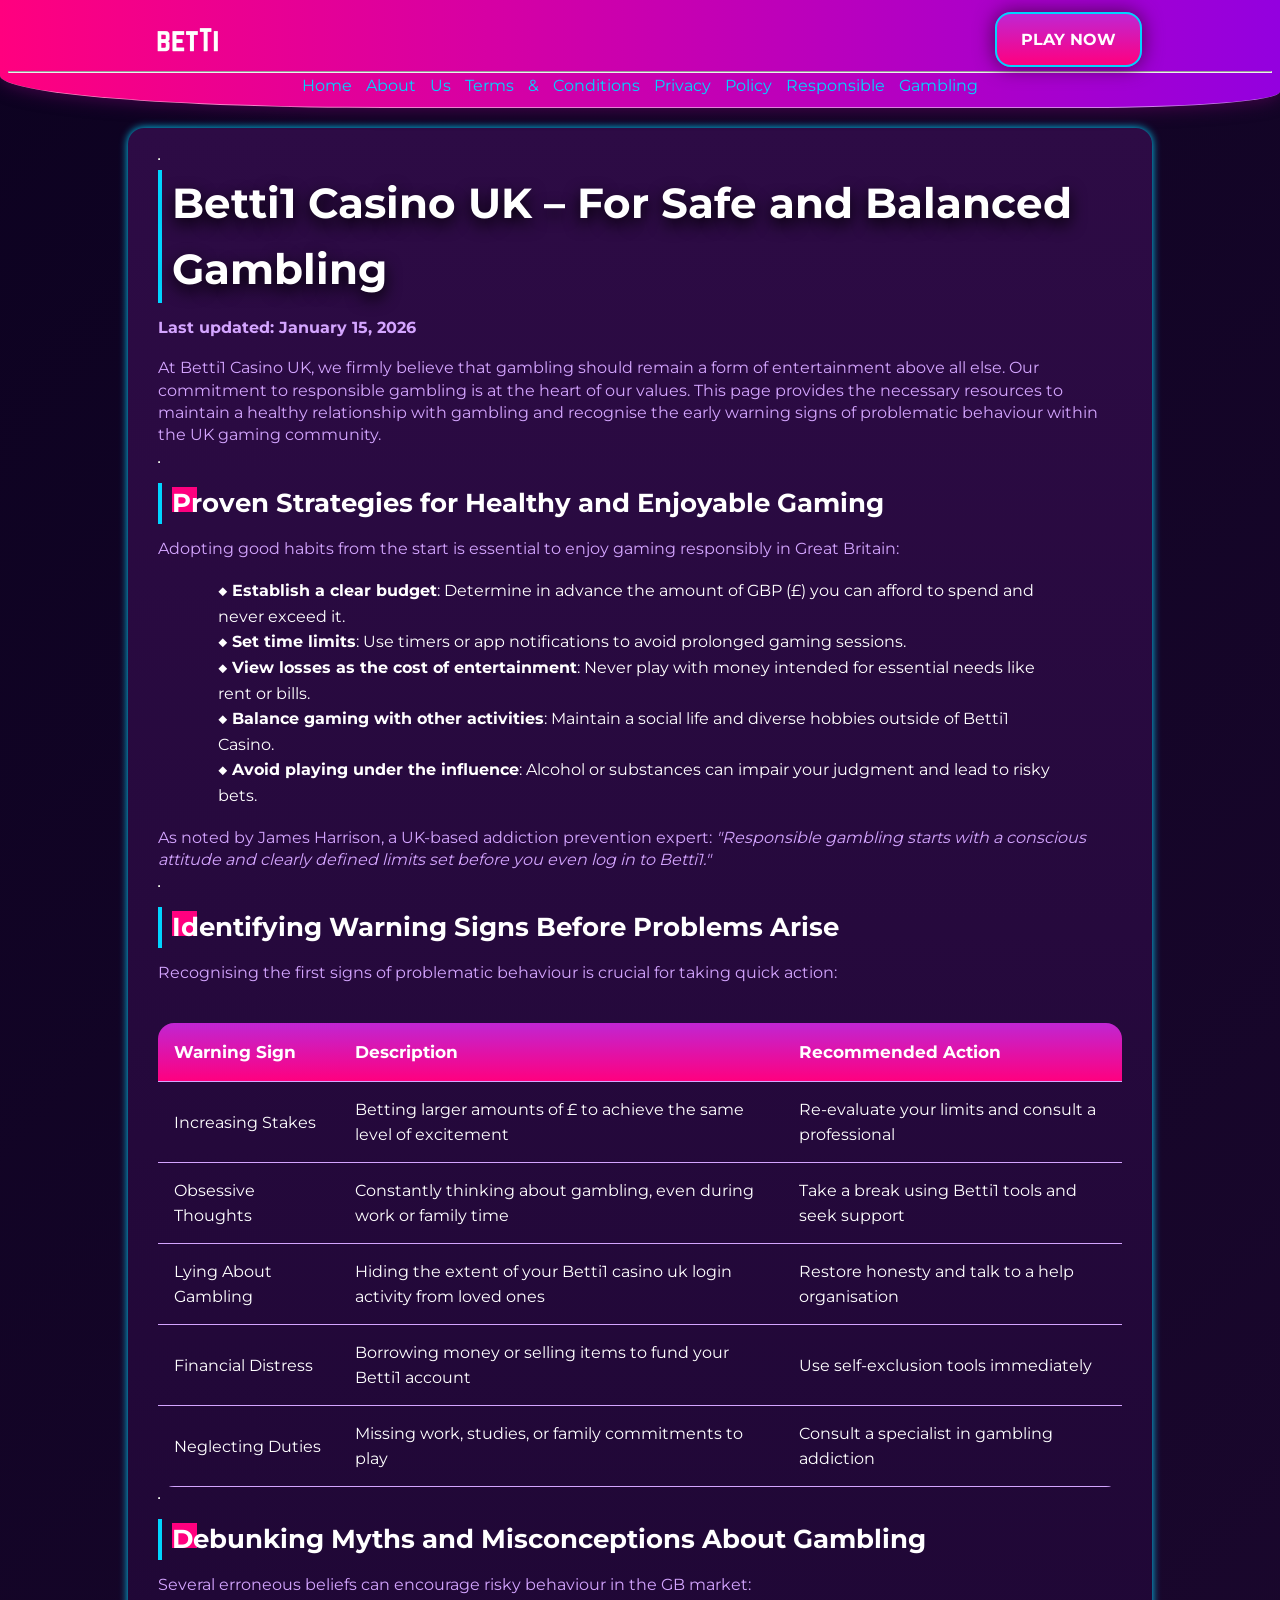
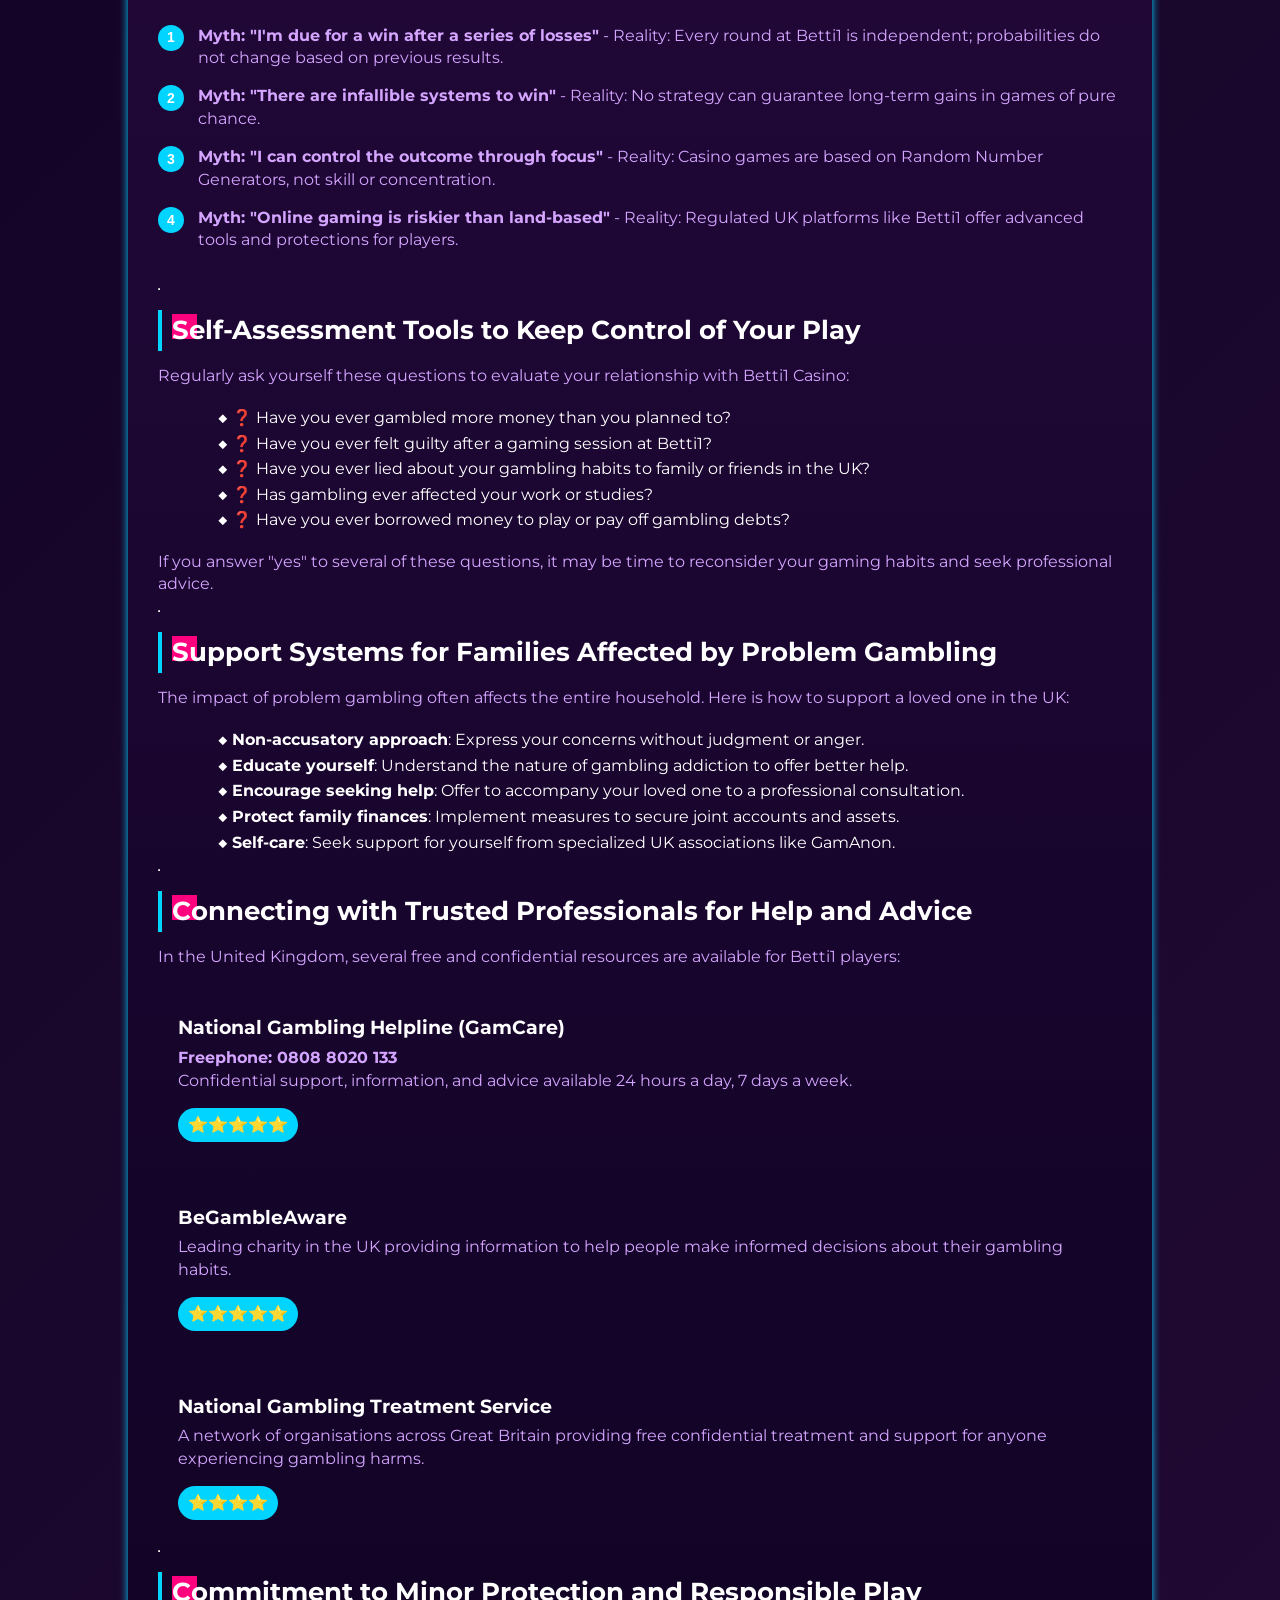
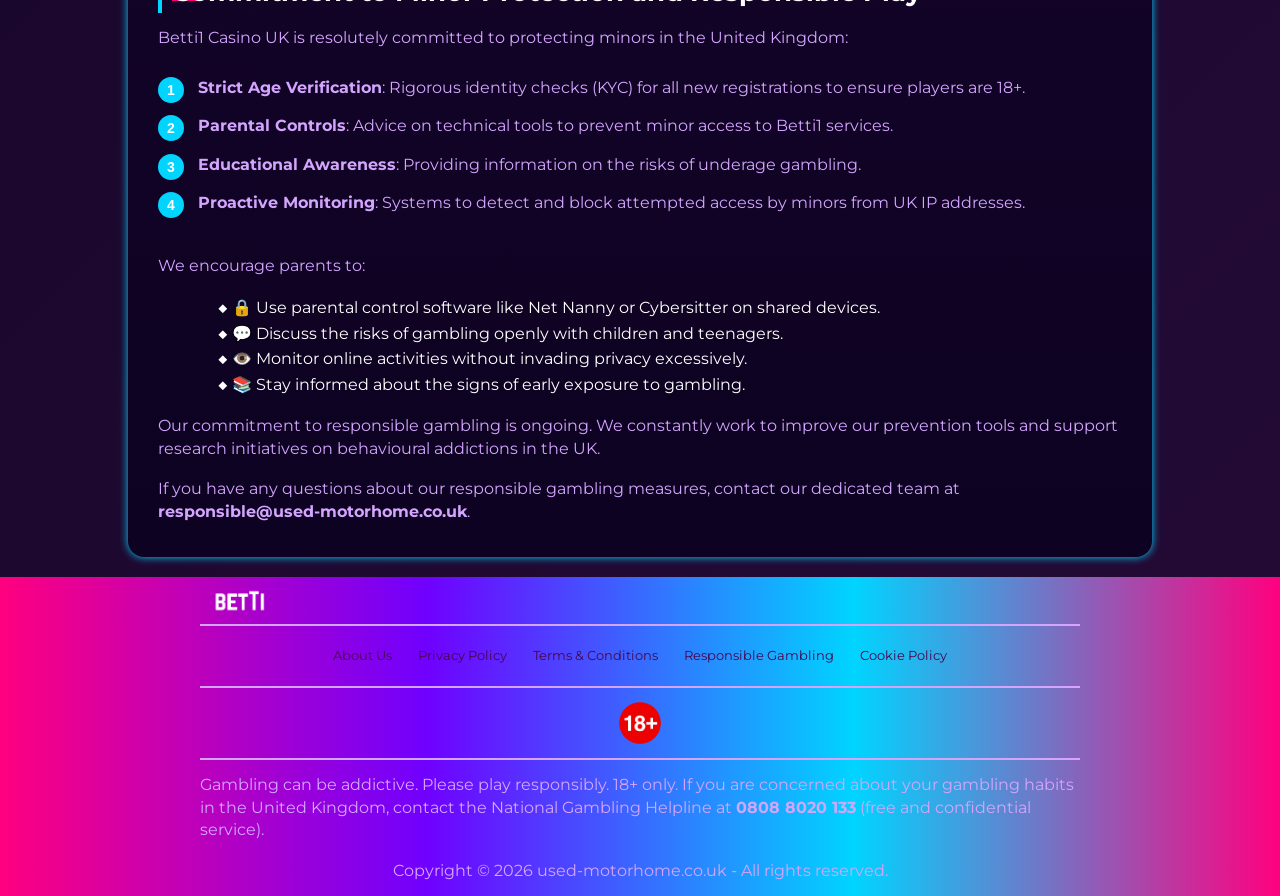
<file: responsible-gambling/index.html>
<!DOCTYPE html>

<html lang="en">

<head>
    <meta charset="UTF-8">
    <meta name="viewport" content="width=device-width, initial-scale=1.0">
    <link rel="stylesheet" href="/style.css">
    <link rel="shortcut icon" href="/favicon.ico" type="image/x-icon">
    <title>Responsible Gambling with Betti1 Casino UK</title>
    <meta name="description"
        content="Betti1 Casino UK helps you play responsibly and stay in control. Learn how to recognise risk behaviours, use effective self-control tools, and find professional help for a safe gaming experience in Great Britain.">
    <meta name="googlebot" content="index,follow,noarchive">


    <link rel="canonical" href="https://www.used-motorhome.co.uk/responsible-gambling/">

    <meta property="og:type" content="website" />
    <meta property="og:title" content="Responsible Gambling with Betti1 Casino UK" />
    <meta property="og:description"
        content="Our commitment to safe and balanced gambling for players in the United Kingdom." />
    <meta property="og:url" content="https://www.used-motorhome.co.uk/responsible-gambling/" />
    <meta property="og:site_name" content="Betti1 Casino UK" />
    <meta property="og:locale" content="en_GB" />

    <meta name="twitter:card" content="summary" />
    <meta name="twitter:title" content="Responsible Gambling - Betti1 Casino UK" />
    <meta name="twitter:description" content="Strategies and tools for responsible gaming in the United Kingdom." />

    <script type="application/ld+json">
    {
        "@context": "https://schema.org",
        "@type": "WebPage",
        "name": "Responsible Gambling",
        "description": "Comprehensive guide for responsible gambling practices in the United Kingdom.",
        "url": "https://www.used-motorhome.co.uk/responsible-gambling/",
        "inLanguage": "en-GB"
    }
</script>
</head>

<body>
    <header>
        <div class="logo-container">
            <a href="/">
                <img src="/img/logo.webp" alt="Betti1 Casino UK Logo" width="100" height="80">
            </a>
            <a href="/play/" class="btn" rel="nofollow" content="noindex">PLAY NOW</a>


        </div>
        <hr>
        <nav class="navigation-list">
            <a href="/">Home</a>
            <a href="/about-us/">About Us</a>
            <a href="/terms-and-conditions/">Terms & Conditions</a>
            <a href="/privacy-policy/">Privacy Policy</a>
            <a href="/responsible-gambling/">Responsible Gambling</a>
        </nav>
    </header>

    <main>
        <div class="container-long">
            <hr class="title-line">
            <h1>Betti1 Casino UK – For Safe and Balanced Gambling</h1>


            <p><strong>Last updated: January 15, 2026</strong></p>

            <p>At Betti1 Casino UK, we firmly believe that gambling should remain a form of entertainment above all
                else. Our commitment to responsible gambling is at the heart of our values. This page provides the
                necessary resources to maintain a healthy relationship with gambling and recognise the early warning
                signs of problematic behaviour within the UK gaming community.</p>

            <hr class="title-line">
            <h2>Proven Strategies for Healthy and Enjoyable Gaming</h2>

            <p>Adopting good habits from the start is essential to enjoy gaming responsibly in Great Britain:</p>

            <ul>
                <li><strong>Establish a clear budget</strong>: Determine in advance the amount of GBP (£) you can afford
                    to spend and never exceed it.</li>
                <li><strong>Set time limits</strong>: Use timers or app notifications to avoid prolonged gaming
                    sessions.</li>
                <li><strong>View losses as the cost of entertainment</strong>: Never play with money intended for
                    essential needs like rent or bills.</li>
                <li><strong>Balance gaming with other activities</strong>: Maintain a social life and diverse hobbies
                    outside of Betti1 Casino.</li>
                <li><strong>Avoid playing under the influence</strong>: Alcohol or substances can impair your judgment
                    and lead to risky bets.</li>
            </ul>

            <p>As noted by James Harrison, a UK-based addiction prevention expert: <em>"Responsible gambling starts with
                    a conscious attitude and clearly defined limits set before you even log in to Betti1."</em></p>

            <hr class="title-line">
            <h2>Identifying Warning Signs Before Problems Arise</h2>

            <p>Recognising the first signs of problematic behaviour is crucial for taking quick action:</p>

            <div class="table-wrapper">
                <table>
                    <tr>
                        <th>Warning Sign</th>
                        <th>Description</th>
                        <th>Recommended Action</th>
                    </tr>
                    <tr>
                        <td>Increasing Stakes</td>
                        <td>Betting larger amounts of £ to achieve the same level of excitement</td>
                        <td>Re-evaluate your limits and consult a professional</td>
                    </tr>
                    <tr>
                        <td>Obsessive Thoughts</td>
                        <td>Constantly thinking about gambling, even during work or family time</td>
                        <td>Take a break using Betti1 tools and seek support</td>
                    </tr>
                    <tr>
                        <td>Lying About Gambling</td>
                        <td>Hiding the extent of your Betti1 casino uk login activity from loved ones</td>
                        <td>Restore honesty and talk to a help organisation</td>
                    </tr>
                    <tr>
                        <td>Financial Distress</td>
                        <td>Borrowing money or selling items to fund your Betti1 account</td>
                        <td>Use self-exclusion tools immediately</td>
                    </tr>
                    <tr>
                        <td>Neglecting Duties</td>
                        <td>Missing work, studies, or family commitments to play</td>
                        <td>Consult a specialist in gambling addiction</td>
                    </tr>
                </table>
            </div>

            <hr class="title-line">
            <h2>Debunking Myths and Misconceptions About Gambling</h2>

            <p>Several erroneous beliefs can encourage risky behaviour in the GB market:</p>

            <ol class="pink-circle-list">
                <li>
                    <p><strong>Myth: "I'm due for a win after a series of losses"</strong> - Reality: Every round at
                        Betti1 is independent; probabilities do not change based on previous results.</p>
                </li>
                <li>
                    <p><strong>Myth: "There are infallible systems to win"</strong> - Reality: No strategy can guarantee
                        long-term gains in games of pure chance.</p>
                </li>
                <li>
                    <p><strong>Myth: "I can control the outcome through focus"</strong> - Reality: Casino games are
                        based on Random Number Generators, not skill or concentration.</p>
                </li>
                <li>
                    <p><strong>Myth: "Online gaming is riskier than land-based"</strong> - Reality: Regulated UK
                        platforms like Betti1 offer advanced tools and protections for players.</p>
                </li>
            </ol>

            <hr class="title-line">
            <h2>Self-Assessment Tools to Keep Control of Your Play</h2>

            <p>Regularly ask yourself these questions to evaluate your relationship with Betti1 Casino:</p>

            <ul>
                <li>❓ Have you ever gambled more money than you planned to?</li>
                <li>❓ Have you ever felt guilty after a gaming session at Betti1?</li>
                <li>❓ Have you ever lied about your gambling habits to family or friends in the UK?</li>
                <li>❓ Has gambling ever affected your work or studies?</li>
                <li>❓ Have you ever borrowed money to play or pay off gambling debts?</li>
            </ul>

            <p>If you answer "yes" to several of these questions, it may be time to reconsider your gaming habits and
                seek professional advice.</p>

            <hr class="title-line">
            <h2>Support Systems for Families Affected by Problem Gambling</h2>

            <p>The impact of problem gambling often affects the entire household. Here is how to support a loved one in
                the UK:</p>

            <ul>
                <li><strong>Non-accusatory approach</strong>: Express your concerns without judgment or anger.</li>
                <li><strong>Educate yourself</strong>: Understand the nature of gambling addiction to offer better help.
                </li>
                <li><strong>Encourage seeking help</strong>: Offer to accompany your loved one to a professional
                    consultation.</li>
                <li><strong>Protect family finances</strong>: Implement measures to secure joint accounts and assets.
                </li>
                <li><strong>Self-care</strong>: Seek support for yourself from specialized UK associations like GamAnon.
                </li>
            </ul>

            <hr class="title-line">
            <h2>Connecting with Trusted Professionals for Help and Advice</h2>

            <p>In the United Kingdom, several free and confidential resources are available for Betti1 players:</p>

            <div class="casino-card">
                <div class="casino-center">
                    <div class="casino-code">
                        <h3>National Gambling Helpline (GamCare)</h3>
                        <p><strong>Freephone: 0808 8020 133</strong><br>
                            Confidential support, information, and advice available 24 hours a day, 7 days a week.</p>
                        <div class="casino-rating"><span class="star">⭐⭐⭐⭐⭐</span></div>
                    </div>
                </div>
            </div>

            <div class="casino-card">
                <div class="casino-center">
                    <div class="casino-code">
                        <h3>BeGambleAware</h3>
                        <p>Leading charity in the UK providing information to help people make informed decisions about
                            their gambling habits.</p>
                        <div class="casino-rating"><span class="star">⭐⭐⭐⭐⭐</span></div>
                    </div>
                </div>
            </div>

            <div class="casino-card">
                <div class="casino-center">
                    <div class="casino-code">
                        <h3>National Gambling Treatment Service</h3>
                        <p>A network of organisations across Great Britain providing free confidential treatment and
                            support for anyone experiencing gambling harms.</p>
                        <div class="casino-rating"><span class="star">⭐⭐⭐⭐</span></div>
                    </div>
                </div>
            </div>

            <hr class="title-line">
            <h2>Commitment to Minor Protection and Responsible Play</h2>

            <p>Betti1 Casino UK is resolutely committed to protecting minors in the United Kingdom:</p>

            <ol class="pink-circle-list">
                <li>
                    <p><strong>Strict Age Verification</strong>: Rigorous identity checks (KYC) for all new
                        registrations to ensure players are 18+.</p>
                </li>
                <li>
                    <p><strong>Parental Controls</strong>: Advice on technical tools to prevent minor access to Betti1
                        services.</p>
                </li>
                <li>
                    <p><strong>Educational Awareness</strong>: Providing information on the risks of underage gambling.
                    </p>
                </li>
                <li>
                    <p><strong>Proactive Monitoring</strong>: Systems to detect and block attempted access by minors
                        from UK IP addresses.</p>
                </li>
            </ol>

            <p>We encourage parents to:</p>

            <ul>
                <li>🔒 Use parental control software like Net Nanny or Cybersitter on shared devices.</li>
                <li>💬 Discuss the risks of gambling openly with children and teenagers.</li>
                <li>👁️ Monitor online activities without invading privacy excessively.</li>
                <li>📚 Stay informed about the signs of early exposure to gambling.</li>
            </ul>

            <p>Our commitment to responsible gambling is ongoing. We constantly work to improve our prevention tools and
                support research initiatives on behavioural addictions in the UK.</p>

            <p>If you have any questions about our responsible gambling measures, contact our dedicated team at
                <strong>responsible@used-motorhome.co.uk</strong>.
            </p>
        </div>
    </main>

    <footer>
        <a href="/">
            <img src="/img/logo.webp" alt="Betti1 Casino UK" width="80" height="80">
        </a>
        <hr class="faq-hr">
        <div class="flex-wrapper">
            <a href="/about-us/">About Us</a>
            <a href="/privacy-policy/">Privacy Policy</a>
            <a href="/terms-and-conditions/">Terms & Conditions</a>
            <a href="/responsible-gambling/">Responsible Gambling</a>
            <a href="/cookie-policy/">Cookie Policy</a>
        </div>
        <hr class="faq-hr">
        <img src="/img/18-icon.webp" alt="18+ Icon" width="50" height="50">
        <hr class="faq-hr">
        <p>
            Gambling can be addictive. Please play responsibly. 18+ only. If you are concerned about your gambling
            habits in the United Kingdom, contact the National Gambling Helpline at <strong>0808 8020 133</strong> (free
            and confidential service).
        </p>
        <p>
            Copyright © 2026 used-motorhome.co.uk - All rights reserved.
        </p>
    </footer>
</body>

</html>
</file>
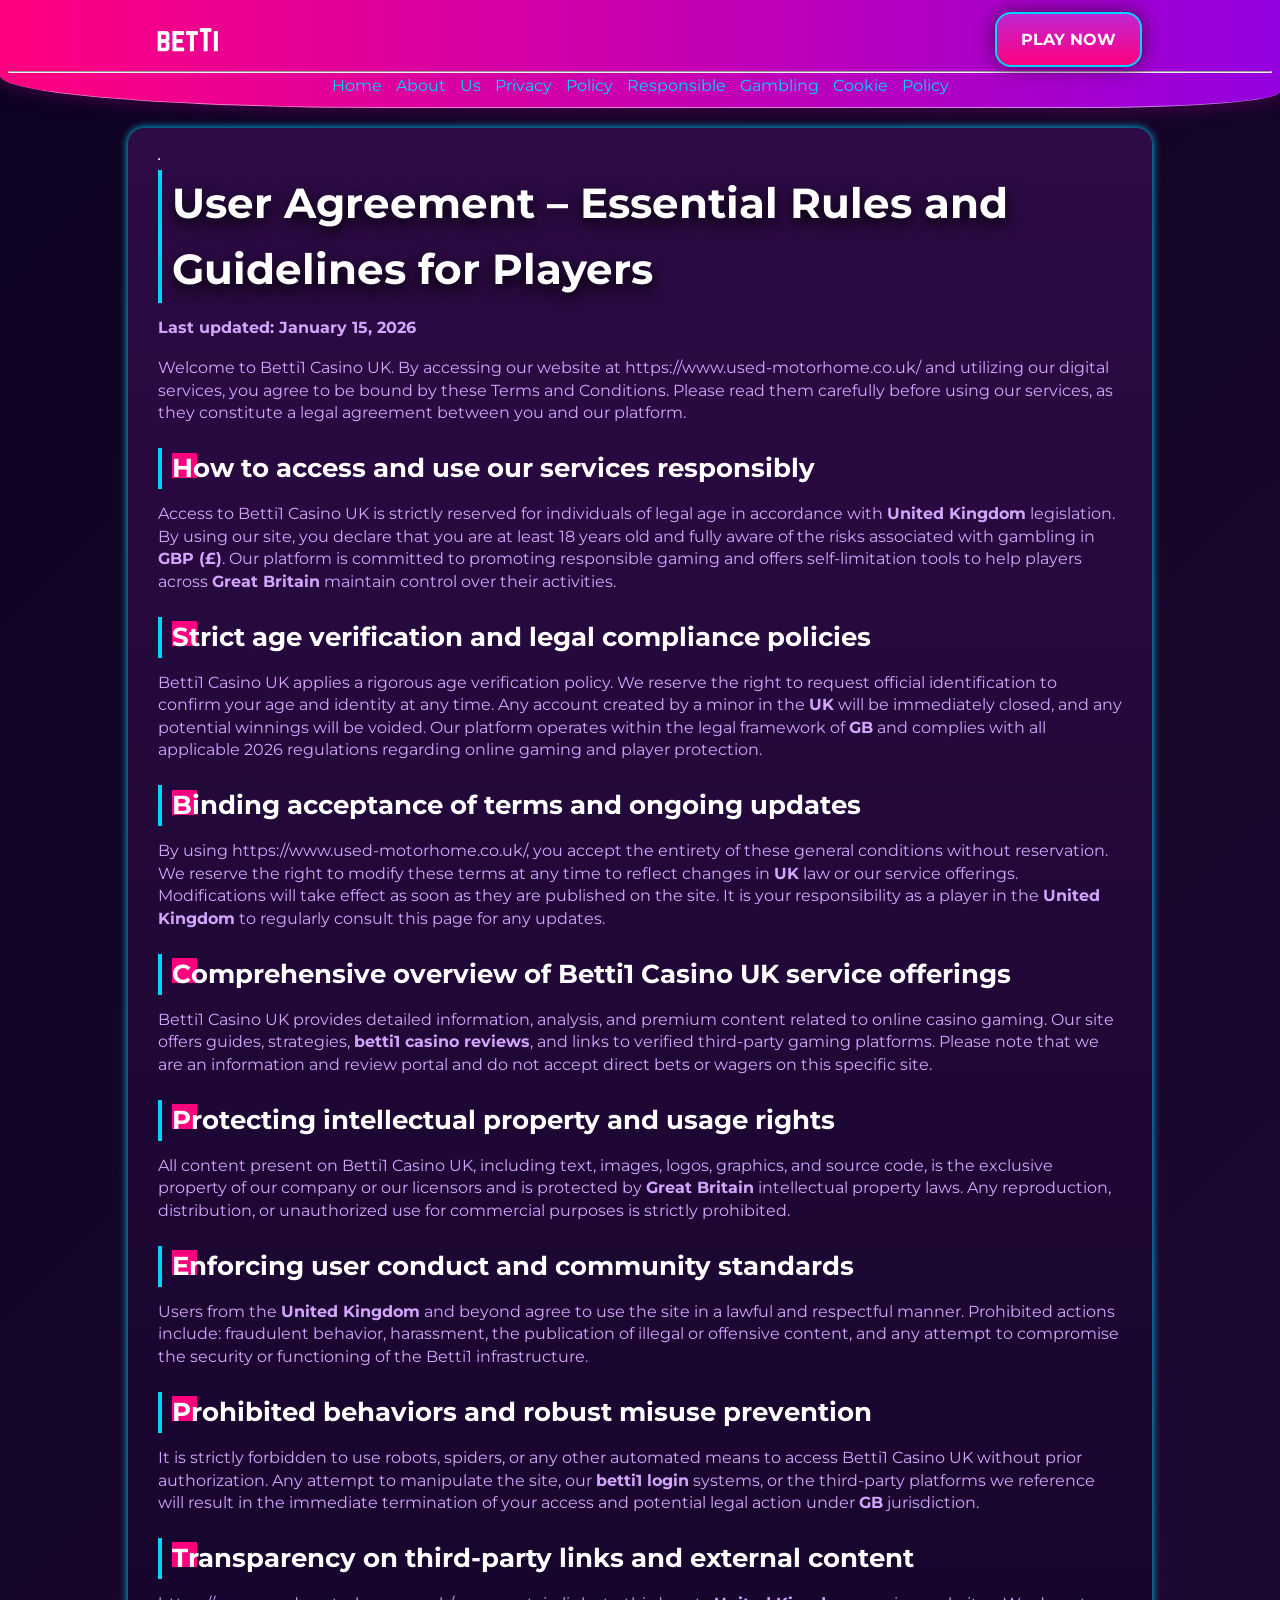
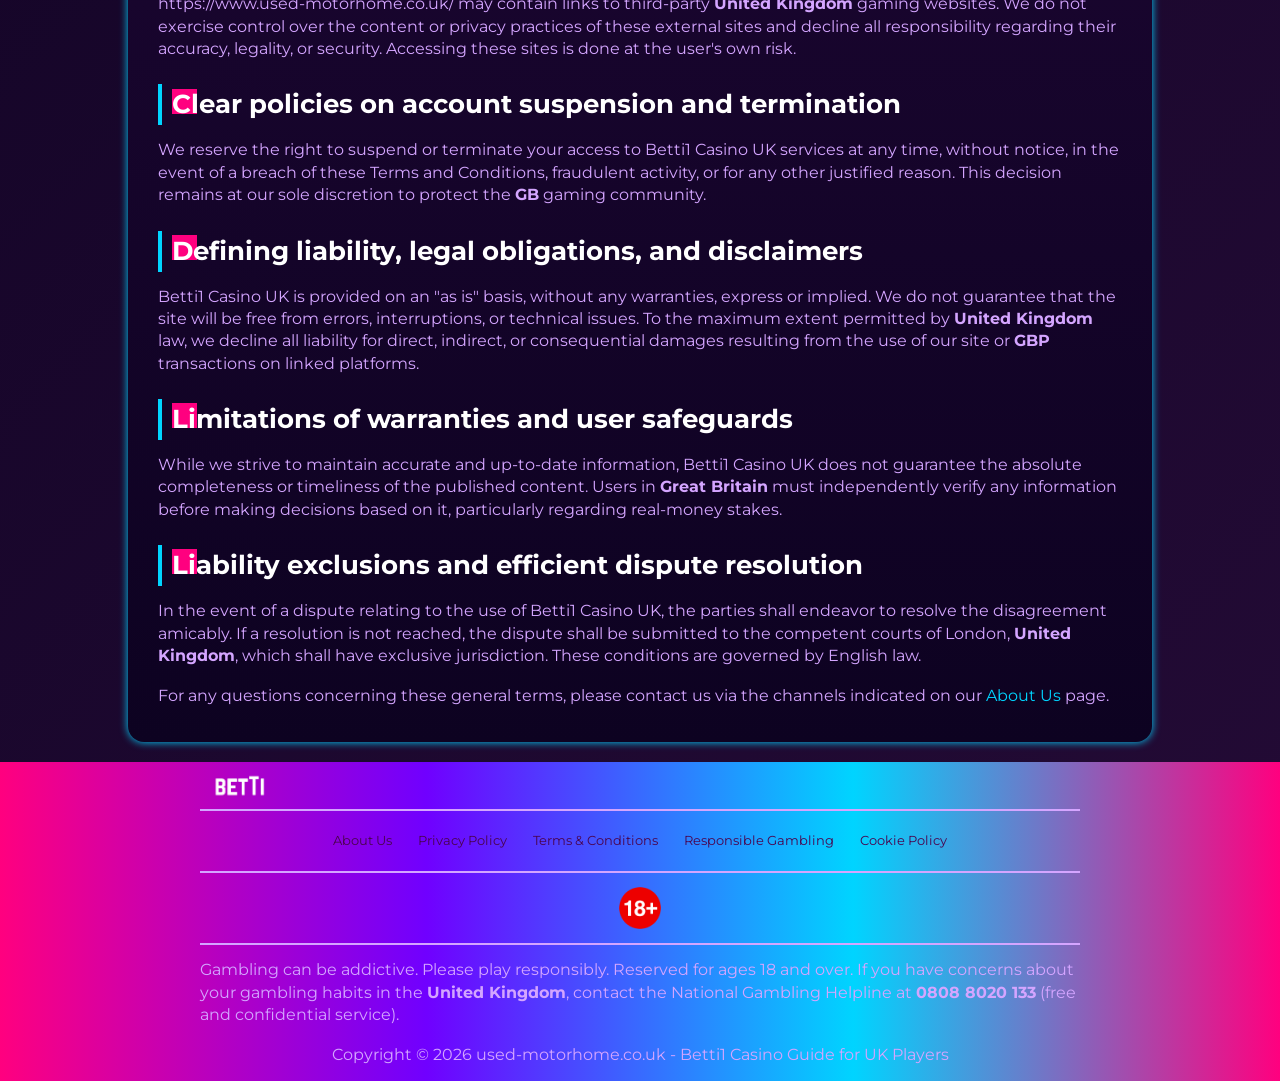
<file: terms-and-conditions/index.html>
<!DOCTYPE html>

<html lang="en">

<head>
    <meta charset="UTF-8">
    <meta name="viewport" content="width=device-width, initial-scale=1.0">
    <link rel="stylesheet" href="/style.css">
    <link rel="shortcut icon" href="/favicon.ico" type="image/x-icon">
    <title>Betti1 Casino UK – User Agreement & Player Responsibilities</title>
    <meta name="description"
        content="By using https://www.used-motorhome.co.uk/, you agree to clear terms designed to protect your rights and ensure a safe, transparent, and fair gaming experience in the United Kingdom.">
    <meta name="googlebot" content="index,follow,noarchive">


    <link rel="canonical" href="https://www.used-motorhome.co.uk/terms-and-conditions/">

    <meta property="og:type" content="website" />
    <meta property="og:title" content="User Agreement & Player Responsibilities - Betti1 Casino UK" />
    <meta property="og:description"
        content="General Terms and Conditions - essential rules and guidelines for players in Great Britain." />
    <meta property="og:url" content="https://www.used-motorhome.co.uk/terms-and-conditions/" />
    <meta property="og:site_name" content="Betti1 Casino UK" />
    <meta property="og:locale" content="en_GB" />

    <meta name="twitter:card" content="summary" />
    <meta name="twitter:title" content="Terms and Conditions - Betti1 Casino UK" />
    <meta name="twitter:description"
        content="General Terms and Conditions - essential rules and guidelines for UK players." />
</head>

<body>
    <header>
        <div class="logo-container">
            <a href="/">
                <img src="/img/logo.webp" alt="Betti1 Casino UK Logo" width="100" height="80">
            </a>
            <a href="/play/" class="btn" rel="nofollow" content="noindex">PLAY NOW</a>


        </div>
        <hr>
        <nav class="navigation-list">
            <a href="/">Home</a>
            <a href="/about-us/">About Us</a>
            <a href="/privacy-policy/">Privacy Policy</a>
            <a href="/responsible-gambling/">Responsible Gambling</a>
            <a href="/cookie-policy/">Cookie Policy</a>
        </nav>
    </header>

    <main>
        <div class="container-long">
            <hr class="title-line">
            <h1>User Agreement – Essential Rules and Guidelines for Players</h1>


            <p><strong>Last updated: January 15, 2026</strong></p>

            <p>Welcome to Betti1 Casino UK. By accessing our website at https://www.used-motorhome.co.uk/ and utilizing
                our digital services, you agree to be bound by these Terms and Conditions. Please read them carefully
                before using our services, as they constitute a legal agreement between you and our platform.</p>

            <h2>How to access and use our services responsibly</h2>
            <p>Access to Betti1 Casino UK is strictly reserved for individuals of legal age in accordance with
                <strong>United Kingdom</strong> legislation. By using our site, you declare that you are at least 18
                years old and fully aware of the risks associated with gambling in <strong>GBP (£)</strong>. Our
                platform is committed to promoting responsible gaming and offers self-limitation tools to help players
                across <strong>Great Britain</strong> maintain control over their activities.
            </p>

            <h2>Strict age verification and legal compliance policies</h2>
            <p>Betti1 Casino UK applies a rigorous age verification policy. We reserve the right to request official
                identification to confirm your age and identity at any time. Any account created by a minor in the
                <strong>UK</strong> will be immediately closed, and any potential winnings will be voided. Our platform
                operates within the legal framework of <strong>GB</strong> and complies with all applicable 2026
                regulations regarding online gaming and player protection.
            </p>

            <h2>Binding acceptance of terms and ongoing updates</h2>
            <p>By using https://www.used-motorhome.co.uk/, you accept the entirety of these general conditions without
                reservation. We reserve the right to modify these terms at any time to reflect changes in
                <strong>UK</strong> law or our service offerings. Modifications will take effect as soon as they are
                published on the site. It is your responsibility as a player in the <strong>United Kingdom</strong> to
                regularly consult this page for any updates.
            </p>

            <h2>Comprehensive overview of Betti1 Casino UK service offerings</h2>
            <p>Betti1 Casino UK provides detailed information, analysis, and premium content related to online casino
                gaming. Our site offers guides, strategies, <strong>betti1 casino reviews</strong>, and links to
                verified third-party gaming platforms. Please note that we are an information and review portal and do
                not accept direct bets or wagers on this specific site.</p>

            <h2>Protecting intellectual property and usage rights</h2>
            <p>All content present on Betti1 Casino UK, including text, images, logos, graphics, and source code, is the
                exclusive property of our company or our licensors and is protected by <strong>Great Britain</strong>
                intellectual property laws. Any reproduction, distribution, or unauthorized use for commercial purposes
                is strictly prohibited.</p>

            <h2>Enforcing user conduct and community standards</h2>
            <p>Users from the <strong>United Kingdom</strong> and beyond agree to use the site in a lawful and
                respectful manner. Prohibited actions include: fraudulent behavior, harassment, the publication of
                illegal or offensive content, and any attempt to compromise the security or functioning of the Betti1
                infrastructure.</p>

            <h2>Prohibited behaviors and robust misuse prevention</h2>
            <p>It is strictly forbidden to use robots, spiders, or any other automated means to access Betti1 Casino UK
                without prior authorization. Any attempt to manipulate the site, our <strong>betti1 login</strong>
                systems, or the third-party platforms we reference will result in the immediate termination of your
                access and potential legal action under <strong>GB</strong> jurisdiction.</p>

            <h2>Transparency on third-party links and external content</h2>
            <p>https://www.used-motorhome.co.uk/ may contain links to third-party <strong>United Kingdom</strong> gaming
                websites. We do not exercise control over the content or privacy practices of these external sites and
                decline all responsibility regarding their accuracy, legality, or security. Accessing these sites is
                done at the user's own risk.</p>

            <h2>Clear policies on account suspension and termination</h2>
            <p>We reserve the right to suspend or terminate your access to Betti1 Casino UK services at any time,
                without notice, in the event of a breach of these Terms and Conditions, fraudulent activity, or for any
                other justified reason. This decision remains at our sole discretion to protect the <strong>GB</strong>
                gaming community.</p>

            <h2>Defining liability, legal obligations, and disclaimers</h2>
            <p>Betti1 Casino UK is provided on an "as is" basis, without any warranties, express or implied. We do not
                guarantee that the site will be free from errors, interruptions, or technical issues. To the maximum
                extent permitted by <strong>United Kingdom</strong> law, we decline all liability for direct, indirect,
                or consequential damages resulting from the use of our site or <strong>GBP</strong> transactions on
                linked platforms.</p>

            <h2>Limitations of warranties and user safeguards</h2>
            <p>While we strive to maintain accurate and up-to-date information, Betti1 Casino UK does not guarantee the
                absolute completeness or timeliness of the published content. Users in <strong>Great Britain</strong>
                must independently verify any information before making decisions based on it, particularly regarding
                real-money stakes.</p>

            <h2>Liability exclusions and efficient dispute resolution</h2>
            <p>In the event of a dispute relating to the use of Betti1 Casino UK, the parties shall endeavor to resolve
                the disagreement amicably. If a resolution is not reached, the dispute shall be submitted to the
                competent courts of London, <strong>United Kingdom</strong>, which shall have exclusive jurisdiction.
                These conditions are governed by English law.</p>

            <p>For any questions concerning these general terms, please contact us via the channels indicated on our <a
                    href="/about-us/">About Us</a> page.</p>
        </div>
    </main>

    <footer>
        <a href="/">
            <img src="/img/logo.webp" alt="Betti1 Casino UK" width="80" height="80">
        </a>
        <hr class="faq-hr">
        <div class="flex-wrapper">
            <a href="/about-us/">About Us</a>
            <a href="/privacy-policy/">Privacy Policy</a>
            <a href="/terms-and-conditions/">Terms & Conditions</a>
            <a href="/responsible-gambling/">Responsible Gambling</a>
            <a href="/cookie-policy/">Cookie Policy</a>
        </div>
        <hr class="faq-hr">
        <img src="/img/18-icon.webp" alt="18+ Icon" width="50" height="50">
        <hr class="faq-hr">
        <p>
            Gambling can be addictive. Please play responsibly. Reserved for ages 18 and over. If you have concerns
            about your gambling habits in the <strong>United Kingdom</strong>, contact the National Gambling Helpline at
            <strong>0808 8020 133</strong> (free and confidential service).
        </p>
        <p>
            Copyright © 2026 used-motorhome.co.uk - Betti1 Casino Guide for UK Players
        </p>
    </footer>
</body>

</html>
</file>
<file: style.css>
@font-face {
	font-family: Montserrat;
	src: url('./font/Montserrat-Regular.ttf') format('truetype');
	font-weight: 400;
	font-style: normal;
}
@font-face {
	font-family: Montserrat;
	src: url('./font/Montserrat-Medium.ttf') format('truetype');
	font-weight: 500;
	font-style: normal;
}
@font-face {
	font-family: Montserrat;
	src: url('./font/Montserrat-Bold.ttf') format('truetype');
	font-weight: 700;
	font-style: normal;
}

:root {
	--background-color: linear-gradient(135deg, #0d0221 0%, #240b36 100%);
	--header: linear-gradient(90deg, #ff007f, #7000ff, #00d4ff, #ff007f);
	--txt: #ffffff;
	--btn: linear-gradient(0deg, #ff007f, #c026d3);
	--border: 16px;
	--container: linear-gradient(180deg, #2d0b45, #0d0221);
	--link: #00d4ff;
	--p-txt: #d4a5ff;
	--vitrina: #1a0633;
	--shadow: rgba(255, 0, 127, 0.4);
	--btn-shadow: #4a044e;
	--second-shadow: #ff007f;
}

* {
	margin: 0;
	padding: 0;
	box-sizing: border-box;
}

html {
	scroll-padding-top: 120px;
	scroll-behavior: smooth;
}

body {
	font-family: 'Montserrat', sans-serif;
	line-height: 1.6;
	color: var(--txt);
	background: var(--background-color);
	font-size: 1rem;
}

main {
	max-width: 80%;
	margin: 10px auto;
}

img,
video {
	max-width: 100%;
	height: auto;
	display: block;
}

a {
	text-decoration: none;
	color: var(--link);
	transition: color 0.3s ease;
}

a:hover {
	color: var(--btn-hover);
}

.accent-link {
	color: var(--btn);
}

h1 {
	font-size: 2.6rem;
	color: var(--txt);
	text-shadow: 0 6px 16px rgb(0, 0, 0);
	border-left: 4px solid var(--link);
	padding-left: 10px;
}

h2 {
	position: relative;
	font-size: 1.6rem;
	margin-top: 10px;
	color: var(--txt);
	border-left: 4px solid var(--link);
	padding-left: 10px;
}
h2::before {
	content: '';
	position: absolute;
	top: 10%;
	width: 25px;
	height: 25px;
	background: var(--second-shadow);
	animation: morph 6s infinite;
	z-index: -1;
}

h3 {
	font-size: 1.2rem;
	margin-top: 10px;
	color: var(--txt);
}

ul {
	list-style: none;
	margin: 10px;
	color: var(--txt);
	margin: 4px 60px;
}

ul li::before {
	content: '◆ ';
	color: var(--btn);
}
/* custom list */
.pink-circle-list {
	counter-reset: step;
	list-style: none;
	padding-left: 0;
	margin: 10px 0;
}

.pink-circle-list li {
	counter-increment: step;
	margin-bottom: 1em;
	position: relative;
	padding-left: 40px;
}

.pink-circle-list li::before {
	content: counter(step);
	position: absolute;
	left: 0;
	top: 0;
	width: 26px;
	height: 26px;
	background-color: var(--link);
	color: var(--white);
	font-weight: bold;
	border-radius: 50%;
	display: flex;
	align-items: center;
	justify-content: center;
	font-family: sans-serif;
	font-size: 14px;
}

/*  */
p {
	color: var(--p-txt);
	font-size: 1rem;
	line-height: 1.4rem;
	margin: 4px 0;
}

blockquote {
	padding: 10px;
	font-style: italic;
	color: var(--p-txt);
	margin: 20px auto;
	background-color: var(--background-color);
	border-left: 4px solid var(--btn);
	border-right: 4px solid var(--btn);
}

.btn,
.btn-white {
	display: inline-block;
	background: var(--btn);
	color: var(--txt);
	padding: 0.8rem 1.5rem;
	border: 2px solid var(--link);
	border-radius: var(--border);
	font-weight: bold;
	transition: all 0.3s ease;
	cursor: pointer;

	/* Базовое лёгкое свечение */
	box-shadow: 0 0 20px var(--btn-shadow);
}

/* Эффект при наведении */
.btn:hover {
	box-shadow: 10px 10px 10px var(--btn-shadow);
	transform: scale(0.95);
	color: var(--txt);
}

.btn-white {
	background-color: var(--txt);
}

.btn-white:hover {
	box-shadow: 0 0 10px var(--txt);
	transform: scale(1.05);
	color: var(--p-txt);
}

header {
	width: 100%;
	background: var(--header);
	position: sticky;
	top: 0;
	z-index: 100;
	border-bottom-left-radius: 30%;
	border-bottom-right-radius: 15%;
	border-bottom: 1px solid rgba(255, 255, 255, 0.5);
	box-shadow: 0 1px 18px var(--btn-shadow);
	padding: 8px;
	overflow: hidden;
	background-size: 400% 400%;
	animation: move-gradient 10s ease infinite;
}

@keyframes move-gradient {
	0% {
		background-position: 0% 50%;
	}
	50% {
		background-position: 100% 50%;
	}
	100% {
		background-position: 0% 50%;
	}
}

.logo-container {
	display: flex;
	align-items: center;
	justify-content: space-between;
	width: 80%;
	margin: 0 auto;
	padding: 4px;
}

.logo {
	position: relative;
	border-radius: var(--border);
	overflow: hidden;
}

.logo::before {
	content: '';
	position: absolute;
	top: 0;
	width: 90%;
	height: 90%;
	background: var(--txt);
	box-shadow: 0 0 5px var(--txt);
	z-index: -1;
	animation: morph 8s infinite;
}

@keyframes morph {
	0% {
		border-radius: 60% 40% 30% 70% / 60% 30% 70% 40%;
	}
	25% {
		border-radius: 45% 55% 50% 50% / 55% 45% 55% 45%;
	}
	50% {
		border-radius: 30% 70% 70% 30% / 30% 30% 70% 70%;
	}
	75% {
		border-radius: 55% 45% 40% 60% / 45% 55% 45% 55%;
	}
	100% {
		border-radius: 60% 40% 30% 70% / 60% 30% 70% 40%;
	}
}

.logo-nav-container {
	display: flex;
	gap: 30px;
}

.navigation-list {
	text-align: center;
	word-spacing: 10px;
}

.container {
	margin: 20px auto;
	display: flex;
	align-items: center;
	justify-content: center;
	gap: 20px;
	padding: 30px;
	background: var(--container);
	border-radius: var(--border);
}

.container-long {
	margin: 20px auto;
	display: flex;
	flex-direction: column;
	align-items: start;
	justify-content: center;
	gap: 10px;
	padding: 30px;
	background: var(--container);
	border-radius: var(--border);
}

.container,
.container-long,
.casino-vitrina {
	background: var(--container);
	filter: drop-shadow(0 0 4px var(--link));
}

.flex-container {
	margin: 20px auto;
	display: flex;
	align-items: center;
	justify-content: start;
	gap: 20px;
}

.flex-wrapper {
	margin: 10px auto;
	display: flex;
	align-items: self-start;
	justify-content: center;
	gap: 26px;
}

.container img,
.container-left img,
.container-long img {
	border-radius: var(--border);
	width: 480px;
	height: auto;
}

.btn-container {
	display: flex;
	align-items: center;
	justify-content: space-between;
	margin: 20px auto;
}

.casino-vitrina {
	display: flex;
	flex-direction: column;
	background: var(--vitrina);
	border-left: 1px solid rgba(0, 0, 0, 0.6);
	border-radius: var(--border);
	padding: 20px 20px;
}

.casino-card {
	display: flex;
	align-items: center;
	justify-content: space-between;
	background-color: var(--container);
	border-radius: 10px;
	overflow: hidden;
	margin: 20px auto;
	color: #fff;
	width: 100%;
}

.casino-rank {
	background: var(--link);
	padding: 60px 10px;
	font-size: 18px;
	font-weight: bold;
	color: white;
	display: flex;
	align-items: center;
	justify-content: center;
}

.casino-left {
	display: flex;
	flex-direction: column;
	align-items: self-start;
	justify-content: center;
	padding: 10px;
	gap: 10px;
}

.casino-logo {
	width: 200px;
	height: auto;
	border-radius: var(--border);
}

.casino-rating {
	background-color: var(--link);
	color: var(--txt);
	padding: 4px 10px;
	border-radius: 20px;
	font-weight: bold;
	display: inline-block;
	gap: 4px;
	margin-top: 12px;
	cursor: pointer;
}

.casino-center {
	padding: 0 20px;
	display: flex;
	gap: 10px;
}

.casino-title {
	margin: 0;
	font-size: 18px;
	font-weight: bold;
}

.casino-actions {
	display: flex;
	flex-direction: column;
	align-items: start;
	justify-content: start;
	gap: 10px;
	padding: 10px;
	width: 16%;
}

.btn-red-bonus {
	padding: 8px 12px;
	background: var(--btn);
	border-radius: 12px;
	border: 3px solid var(--p-txt);
	transition: all 0.4s ease;
	text-align: center;
	width: 100%;
	color: var(--white);
}

.btn-red-bonus:hover {
	background: var(--header);
	transform: scale(0.9);
	border: 3px solid var(--link);
	color: var(--txt);
}

.table-wrapper {
	overflow-x: auto;
	margin-top: 1.5rem;
	border-radius: var(--border);
	width: 100%;
}

.table-wrapper table {
	width: 100%;
	border-collapse: collapse;
	color: var(--txt);
	font-size: 1rem;
	min-width: 320px;
}

.table-wrapper th {
	background: var(--btn);
	color: var(--txt);
	padding: 1rem;
	text-align: left;
	font-weight: 600;
	font-size: 1.05rem;
	border-bottom: 1px solid var(--p-txt);
}

.table-wrapper td {
	padding: 0.9rem 1rem;
	border-bottom: 1px solid var(--p-txt);
	color: var(--light-color);
}

.table-wrapper a {
	color: var(--link);
	text-decoration: none;
	font-weight: 600;
}

.table-wrapper a:hover {
	color: var(--accent);
	text-decoration: underline;
}

/* game block */
.breake {
	display: flex;
	flex-wrap: wrap;
	align-items: center;
	justify-content: centerx;
	width: 100%;
	margin: 20px auto;
	gap: 10px;
}

.breake-block {
	display: flex;
	align-items: center;
	justify-content: space-between;
	gap: 10px;
	padding: 10px 16px;
	border-radius: var(--border);
	background-color: var(--vitrina);
}

.breake-block p {
	background-color: var(--txt);
	border-radius: 120px;
	padding: 10px 12px;
	color: var(--btn-shadow);
	font-weight: 500;
}

.faq-hr {
	border: 1px solid var(--p-txt);
	width: 100%;
}

footer {
	display: flex;
	flex-direction: column;
	align-items: center;
	background: var(--header);
	padding: 10px 200px;
	font-size: 0.8rem;
	gap: 10px;
}

footer a {
	align-self: self-start;
	color: var(--btn-shadow);
}

.footer-hr {
	border: 1px solid var(--p-txt);
	width: 100%;
}

.banner-bottom {
	position: fixed;
	bottom: 0;
	left: 0;
	right: 0;
	background: #0000009c;
	border-top: 1px solid var(--link);
	border-top-left-radius: 15%;
	border-top-right-radius: 30%;
	padding: 15px 20px;
	box-shadow: 0 -2px 10px rgba(0, 0, 0, 0.1);
	backdrop-filter: blur(10px);
	display: flex;
	align-items: center;
	justify-content: center;
	gap: 40px;
	z-index: 1000;
}

@media (max-width: 1024px) {
	main {
		max-width: 90%;
	}

	.logo-container {
		width: 96%;
	}

	.logo {
		width: 100px;
	}

	.container img,
	.container-left img,
	.container-long img {
		width: 300px;
		height: auto;
	}

	.btn-container {
		flex-direction: column;
		justify-content: center;
		align-items: flex-start;
	}

	footer {
		padding: 10px 100px;
	}
}

@media (max-width: 768px) {
	h1 {
		font-size: 2rem;
	}
	main {
		max-width: 96%;
	}

	ul {
		margin: 4px 10px;
	}

	/* header */
	header {
		padding: 5px;
	}

	header hr {
		display: none;
	}

	.navigation-list {
		display: none;
	}
	.logo-container {
		width: 96%;
	}

	.container,
	.container-long,
	.casino-vitrina {
		box-shadow: 5px 3px 5px var(--shadow);
	}

	.container,
	.container-left,
	.container-long,
	.flex-wrapper {
		flex-direction: column;
		padding: 12px;
		gap: 10px;
	}

	.container img,
	.container-left img,
	.container-long img {
		width: 100%;
		height: auto;
	}

	.btn-container {
		flex-direction: column;
		justify-content: center;
		align-items: flex-start;
		gap: 20px;
	}

	.btn,
	.btn-white {
		padding: 8px 16px;
	}

	/* vitrina */

	.casino-card {
		flex-direction: column;
	}

	.breake-block {
		padding: 10px;
	}

	.casino-rank {
		height: 0;
		width: 100%;
		padding: 14px 0;
	}

	.casino-logo {
		width: 300px;
		height: auto;
	}

	.casino-actions {
		width: 50%;
		margin-bottom: 10px;
	}

	.table-wrapper th {
		padding: 12px;
	}

	.banner-bottom {
		gap: 10px;
		width: 100vw;
	}
	/*  */
	footer {
		padding: 10px 20px;
	}
}
</file>
